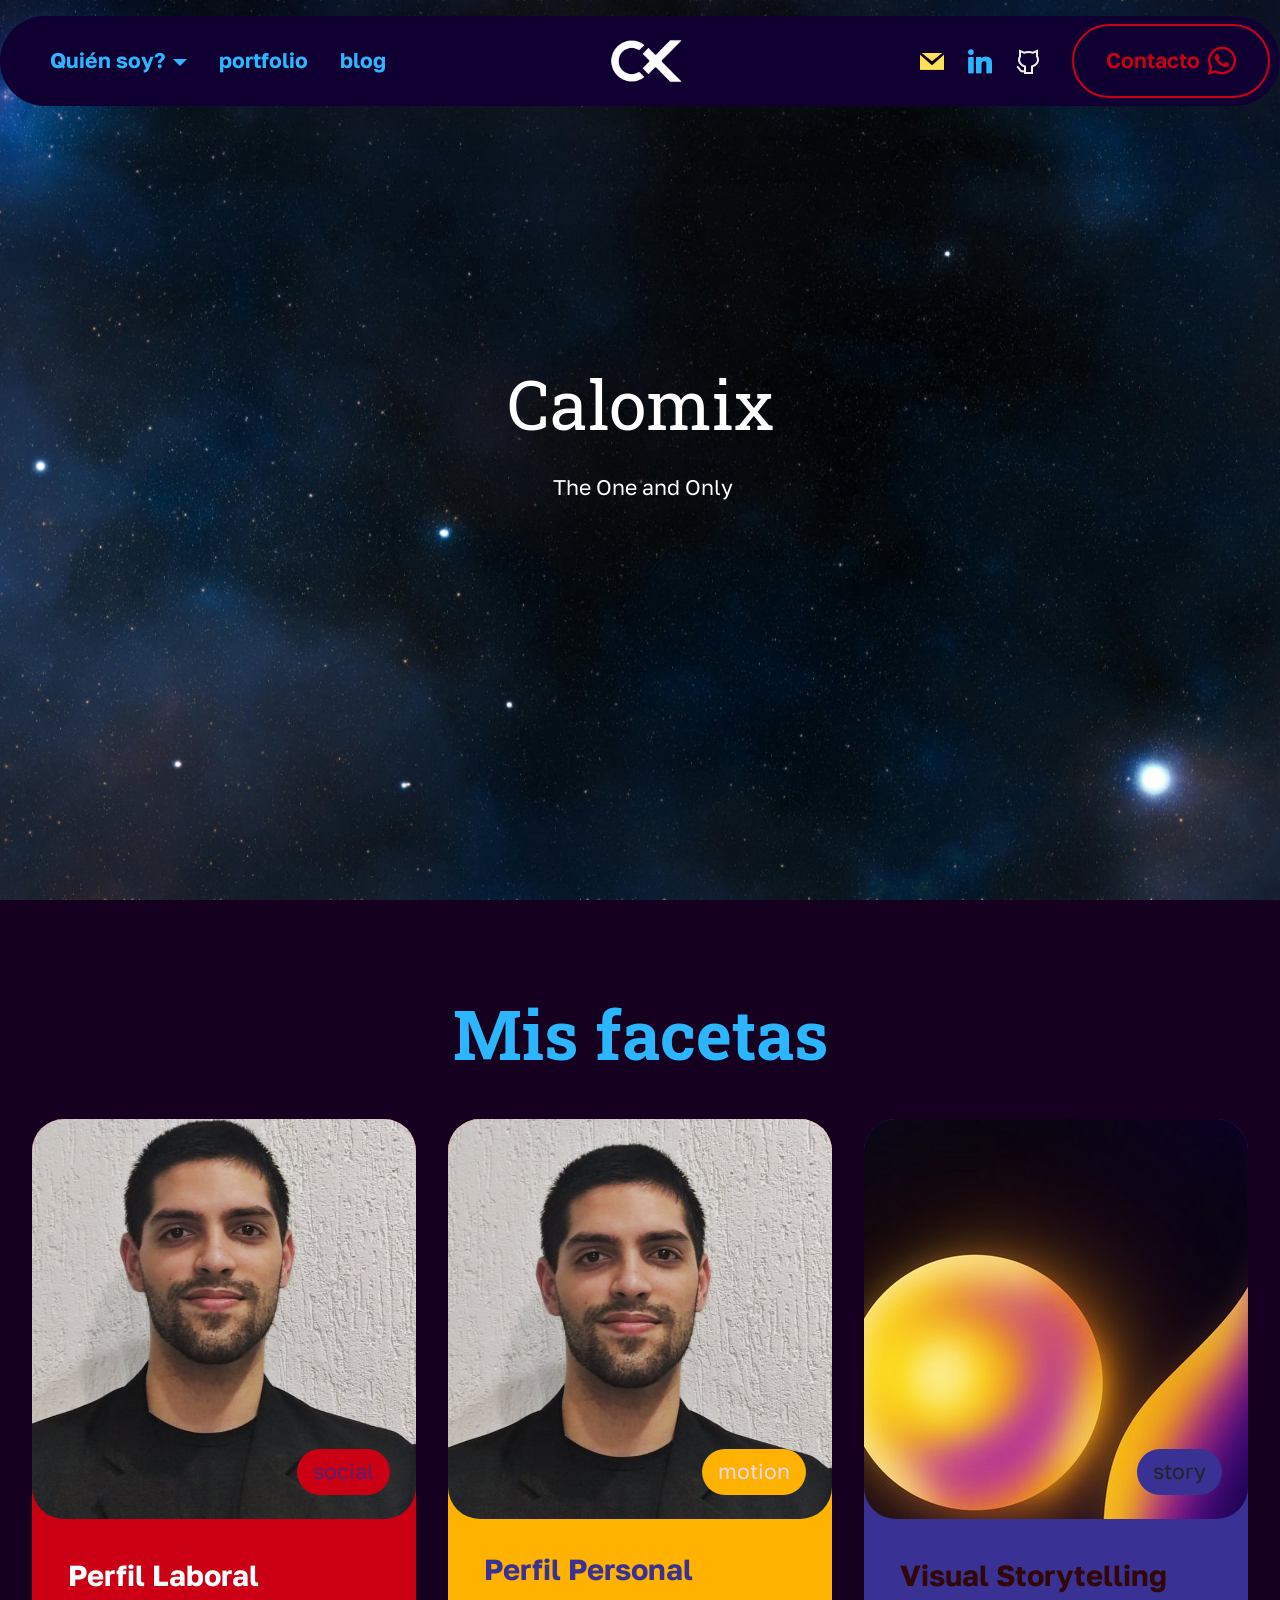
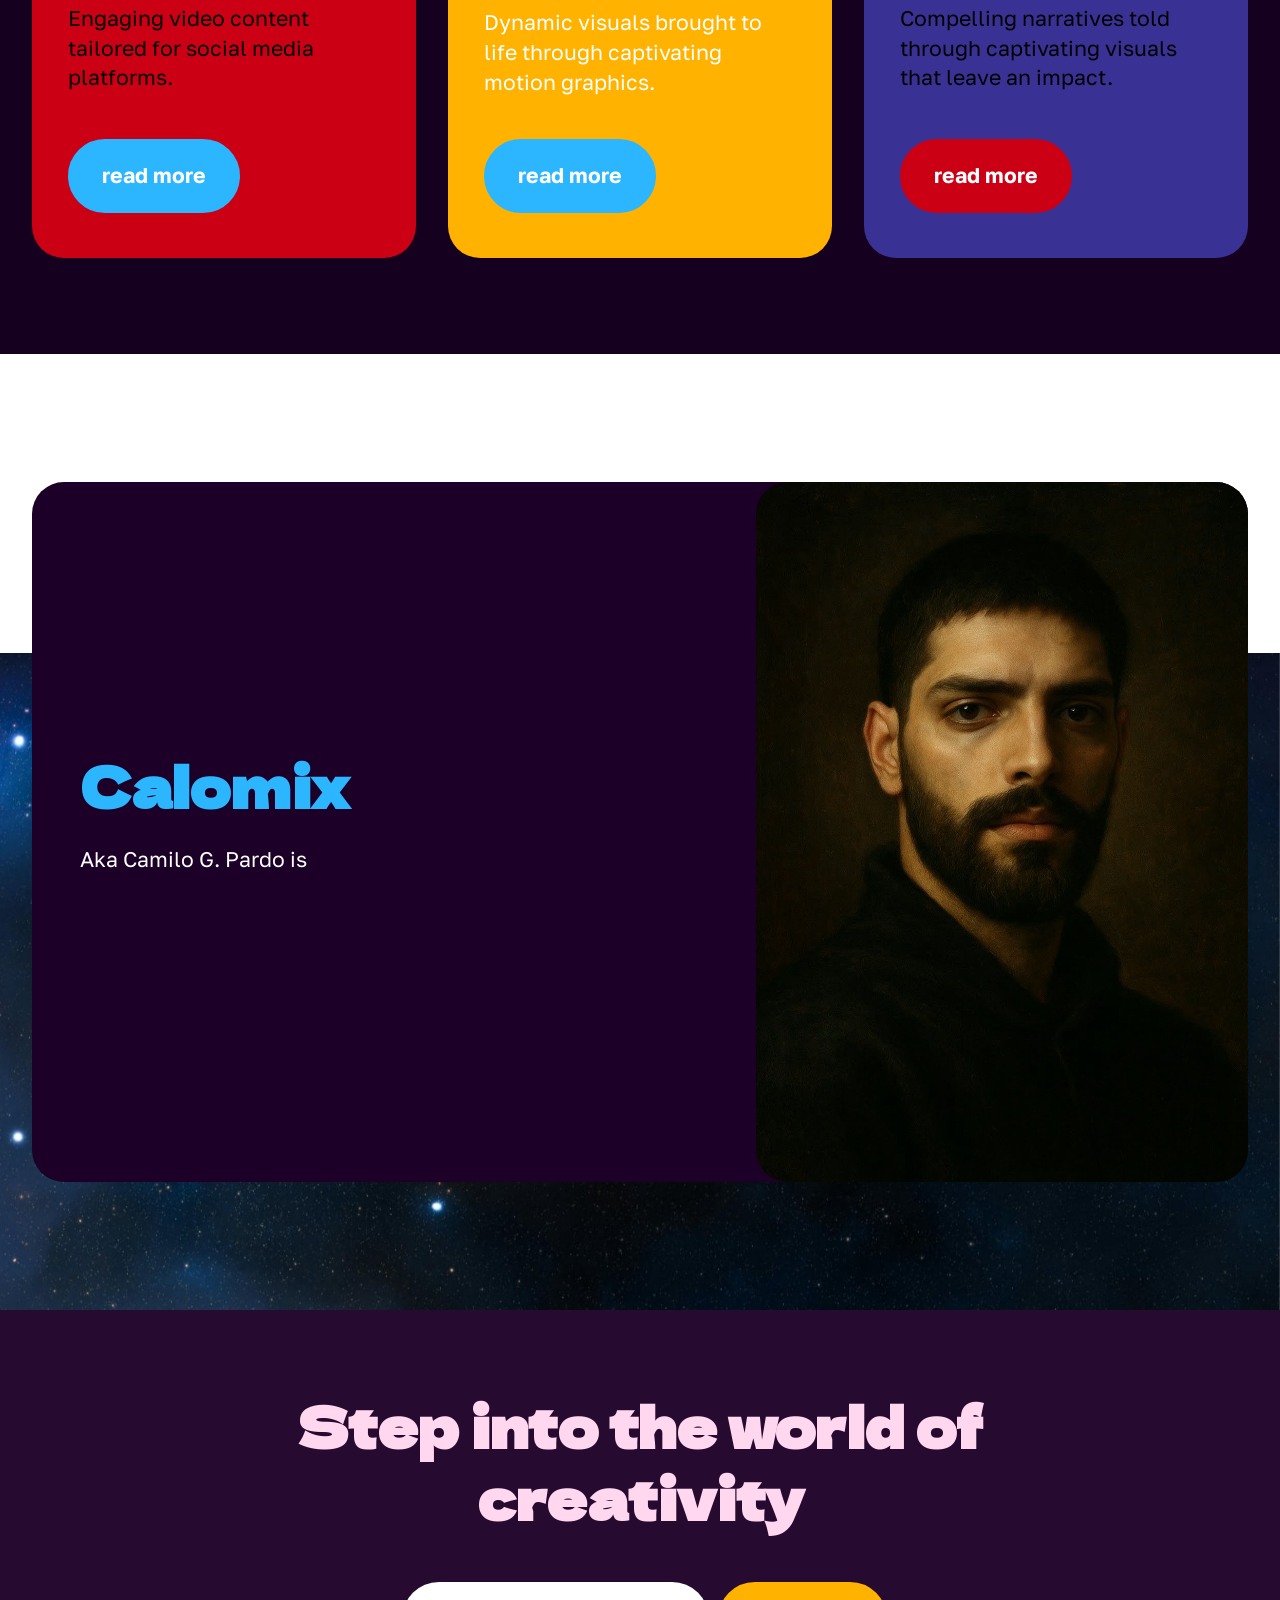
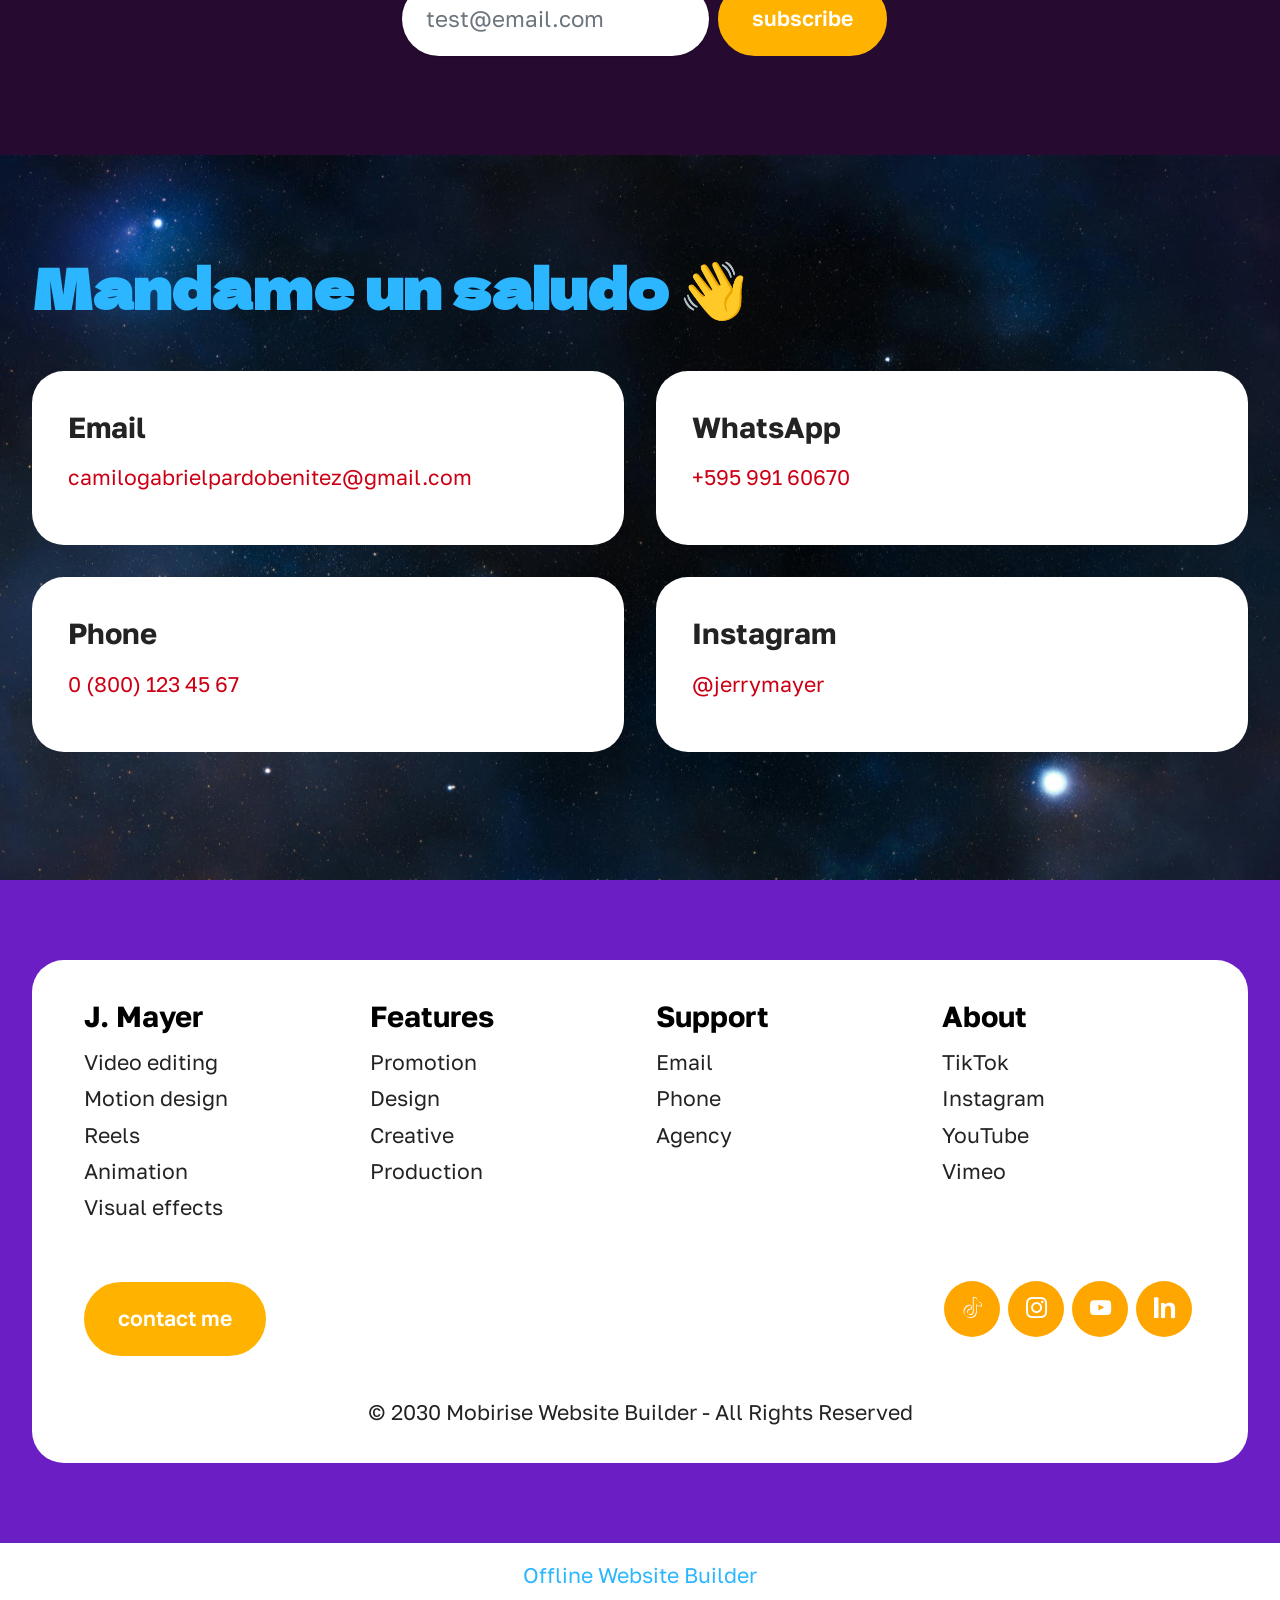
<file: index.html>
<!DOCTYPE html>
<html  >
<head>
  <!-- Site made with Mobirise Website Builder v6.1.12, https://mobirise.com -->
  <meta charset="UTF-8">
  <meta http-equiv="X-UA-Compatible" content="IE=edge">
  <meta name="generator" content="Mobirise v6.1.12, mobirise.com">
  <meta name="viewport" content="width=device-width, initial-scale=1, minimum-scale=1">
  <link rel="shortcut icon" href="assets/images/untitled20-20260320184708-128x115.png" type="image/x-icon">
  <meta name="description" content="Camilo G. Pardo, estudiante de Ingeniería Informática">
  
  
  <title>Calomix</title>
  <link rel="stylesheet" href="assets/web/assets/mobirise-icons2/mobirise2.css">
  <link rel="stylesheet" href="assets/bootstrap/css/bootstrap.min.css">
  <link rel="stylesheet" href="assets/parallax/jarallax.css">
  <link rel="stylesheet" href="assets/dropdown/css/style.css">
  <link rel="stylesheet" href="assets/socicon/css/styles.css">
  <link rel="stylesheet" href="assets/theme/css/style.css">
  <link rel="preload" href="https://fonts.googleapis.com/css?family=Roboto+Slab:100,200,300,400,500,600,700,800,900&display=swap" as="style" onload="this.onload=null;this.rel='stylesheet'">
  <noscript><link rel="stylesheet" href="https://fonts.googleapis.com/css?family=Roboto+Slab:100,200,300,400,500,600,700,800,900&display=swap"></noscript>
  <link rel="preload" href="https://fonts.googleapis.com/css?family=Dela+Gothic+One:400&display=swap" as="style" onload="this.onload=null;this.rel='stylesheet'">
  <noscript><link rel="stylesheet" href="https://fonts.googleapis.com/css?family=Dela+Gothic+One:400&display=swap"></noscript>
  <link rel="preload" href="https://fonts.googleapis.com/css?family=Golos+Text:400,500,600,700,800,900&display=swap" as="style" onload="this.onload=null;this.rel='stylesheet'">
  <noscript><link rel="stylesheet" href="https://fonts.googleapis.com/css?family=Golos+Text:400,500,600,700,800,900&display=swap"></noscript>
  <link rel="preload" as="style" href="assets/mobirise/css/mbr-additional.css?v=aCuf0m"><link rel="stylesheet" href="assets/mobirise/css/mbr-additional.css?v=aCuf0m" type="text/css">

  
  
  
</head>
<body>
  
  <section data-bs-version="5.1" class="menu menu3 cid-tHeG7yune1" once="menu" id="menu03-2">
	

	<nav class="navbar navbar-dropdown navbar-expand-lg">
		<div class="container">
			<div class="navbar-brand">
				<span class="navbar-logo">
					<a href="#">
						<img src="assets/images/untitled20-20260320184708-128x115.png" alt="Mobirise Website Builder" style="height: 5rem;">
					</a>
				</span>
				
			</div>
			<button class="navbar-toggler" type="button" data-toggle="collapse" data-bs-toggle="collapse" data-target="#navbarSupportedContent" data-bs-target="#navbarSupportedContent" aria-controls="navbarNavAltMarkup" aria-expanded="false" aria-label="Toggle navigation">
				<div class="hamburger">
					<span></span>
					<span></span>
					<span></span>
					<span></span>
				</div>
			</button>
			<div class="collapse navbar-collapse" id="navbarSupportedContent">
				<ul class="navbar-nav nav-dropdown" data-app-modern-menu="true"><li class="nav-item dropdown">
						<a class="nav-link link show text-primary dropdown-toggle display-4" href="index.html#features01-0" aria-expanded="false" data-toggle="dropdown-submenu" data-bs-toggle="dropdown" data-bs-auto-close="outside"><strong>Quién soy?</strong></a><div class="dropdown-menu" data-bs-popper="none" aria-labelledby="dropdown-753"><a class="show text-primary dropdown-item display-4" href="index.html#features01-0">New Item</a></div>
					</li><li class="nav-item">
						<a class="nav-link link text-primary display-4" href="index.html#gallery01-2"><strong>portfolio</strong></a>
					</li>
					
					<li class="nav-item">
						<a class="nav-link link text-primary display-4" href="index.html#features03-6"><strong>blog</strong></a>
					</li></ul>
				<div class="icons-menu">
					<a class="iconfont-wrapper" href="mailto:camilogabrielpardobenitez@gmail.com?subject=Hey%20Calomix!">
						<span class="p-2 mbr-iconfont socicon-mail socicon" style="color: rgb(255, 225, 85); fill: rgb(255, 225, 85);"></span>
					</a>
					<a class="iconfont-wrapper" href="https://www.linkedin.com/in/camilogpardob/" target="_blank">
						<span class="p-2 mbr-iconfont socicon-linkedin socicon" style="color: rgb(43, 182, 255); fill: rgb(43, 182, 255);"></span>
					</a>
					<a class="iconfont-wrapper" href="https://github.com/Calomix">
						<span class="p-2 mbr-iconfont mobi-mbri-github mobi-mbri" style="color: rgb(237, 239, 235); fill: rgb(237, 239, 235);"></span>
					</a>
					
				</div>
				<div class="navbar-buttons mbr-section-btn"><a class="btn btn-success-outline display-4" href="https://wa.me/595991650670"><span class="socicon socicon-whatsapp mbr-iconfont mbr-iconfont-btn"></span>Contacto</a></div>
			</div>
		</div>
	</nav>
</section>

<section data-bs-version="5.1" class="header09 startm5 cid-verWIFAzpU mbr-fullscreen mbr-parallax-background" id="header09-2">	
    
	
	
	<div class="container-fluid">
		<div class="row">
			<div class="content-wrap col-12 col-md-8">
				<h1 class="mbr-section-title mbr-fonts-style mbr-white mb-4 display-1">Calomix</h1>
				
				<p class="mbr-fonts-style mbr-text mbr-white mb-4 display-7">&nbsp;The One and Only</p>
				
			</div>
		</div>
	</div>
</section>

<section data-bs-version="5.1" class="features1 cid-tIsi3HZcCy" id="features01-0">
  

  
  
  <div class="container-fluid">
    <div class="row justify-content-center mb-5">
      <div class="col-12">
        <h3 class="mbr-section-title mbr-fonts-style align-center mb-0 display-1"><strong>Mis facetas</strong></h3>
        
      </div>
    </div>
    <div class="row justify-content-center">
      <div class="col-sm-6 col-md-12 mb-3 mb-lg-0 col-lg-4">
        <div class="card-wrap card1">
          <div class="image-wrap">
            <img src="assets/images/picsart-24-11-27-09-34-17-298-1080x1080.webp" alt="Mobirise Website Builder">
            <div class="social-row display-7">
              <div class="soc-item tag1">
                <span class="tag1 mbr-fonts-style display-7">
                  social</span>
              </div>
            </div>
          </div>
          <div class="content-wrap">
            <h5 class="mbr-card-title card-title1 mbr-fonts-style align-left mb-2 display-5"><strong>Perfil Laboral</strong></h5>
            
            <p class="card-text1 mbr-fonts-style align-left mb-3 display-7">
              Engaging video content tailored for social media platforms.
            </p>
            <div class="mbr-section-btn align-left content-footer"><a class="btn article-btn btn-info display-7" href="https://mobiri.se"><strong>read more</strong></a></div>
          </div>
        </div>
      </div>

      <div class="col-sm-6 col-md-12 mb-3 mb-lg-0 col-lg-4">
        <div class="card-wrap card2">
          <div class="image-wrap">
            <img src="assets/images/picsart-24-11-27-09-34-17-297-1080x1080.webp" alt="Mobirise Website Builder">
            <div class="social-row display-7">
              <div class="soc-item tag2">
                <span class="tag2 mbr-fonts-style display-7">
                  motion</span>
              </div>
            </div>
          </div>
          <div class="content-wrap">
            <h5 class="mbr-card-title card-title2 mbr-fonts-style align-left mb-2 display-5"><p><strong>Perfil Personal</strong>&nbsp;&nbsp;&nbsp;&nbsp;</p></h5>
            
            <p class="card-text2 mbr-fonts-style align-left mb-3 display-7">
              Dynamic visuals brought to life through captivating motion graphics.<br>
            </p>
            <div class="mbr-section-btn btn-section align-left content-footer"><a class="btn article-btn btn-primary display-7" href="https://mobiri.se"><strong>read more</strong></a></div>
          </div>
        </div>
      </div>
      <div class="col-sm-6 col-md-12 mb-3 mb-lg-0 col-lg-4">
        <div class="card-wrap card3">
          <div class="image-wrap">
            <img src="assets/images/gallery6.webp" alt="Mobirise Website Builder">
            <div class="social-row display-7">
              <div class="soc-item tag3">
                <span class="tag3 mbr-fonts-style display-7">
                  story</span>
              </div>
            </div>
          </div>
          <div class="content-wrap">
            <h5 class="mbr-card-title card-title3 mbr-fonts-style align-left mb-2 display-5"><strong>Visual Storytelling</strong></h5>
            
            <p class="card-text3 mbr-fonts-style align-left mb-3 display-7">
              Compelling narratives told through captivating visuals that leave an impact.
            </p>
            <div class="mbr-section-btn btn-section align-left content-footer"><a class="btn article-btn btn-success display-7" href="page1.html#footer01-4"><strong>read more</strong></a></div>
          </div>
        </div>
      </div>

      
    </div>
  </div>
</section>

<section data-bs-version="5.1" class="article05 cid-tIsj2q7oBw mbr-parallax-background" id="article05-1">
  

  
  

  <div class="container">
    <div class="row justify-content-center align-items-center">
      <div class="col-12">
        <div class="card-wrapper">
          <div class="row">
            <div class="col-12 col-md-12 col-lg-5 image-wrapper">
              <img class="w-100" src="assets/images/chatgpt20image20jul2042020252003-31-4320pm-1024x1536.webp" alt="Mobirise Website Builder">
            </div>
            <div class="col-12 col-lg col-md-12">
              <div class="text-wrapper align-left">
                <h1 class="mbr-section-title mbr-fonts-style mb-4 display-2"><p><strong>Calomix</strong></p></h1>
                <p class="mbr-text mbr-fonts-style mb-4 display-7">
                  Aka Camilo G. Pardo is&nbsp;<br>
                </p>
                
              </div>
            </div>
          </div>
        </div>
      </div>
    </div>
  </div>
</section>

<section data-bs-version="5.1" class="form1 cid-tIsokmLLOC" id="form01-7">
	

	

	<div class="container">
		<div class="row content-wrapper justify-content-center">
			<div class="col-lg-7 mbr-form">
				<div class="col-lg-12 col-md-12 col-sm-12">
					<h5 class="mbr-section-title mbr-fonts-style mb-5 display-2">
						<strong>Step into the world of creativity</strong>
					</h5>
				</div>

				<div class="text-wrapper align-left" data-form-type="formoid">
					<!--Formbuilder Form-->
					<form action="https://mobirise.eu/" method="POST" class="mbr-form form-with-styler" data-form-title="Form Name"><input type="hidden" name="email" data-form-email="true" value="fGhKPj8Gm2nTxkB5s06/NlZSoxeHLqgHpeg5PXCluQ27diw9Mo3aBx7GJjqATUYmfSYCLHZXtO1iTkuksAOZ/zZ1a1su+w5/dXqNii+5J6vt3WJPvW/t62IUk8Mr7AtB">
						<div class="row">
							<div hidden="hidden" data-form-alert="" class="alert alert-success col-12">Thanks for filling out the form!</div>
							<div hidden="hidden" data-form-alert-danger="" class="alert alert-danger col-12">
								Oops...! some problem!
							</div>
						</div>
						<div class="dragArea row">
							<div data-for="email" class="col-lg-6 col-md-6 col-sm-12 form-group">
								<input type="email" name="email" placeholder="test@email.com" data-form-field="email" class="form-control display-7" value="" id="email-form01-7">
							</div>
							<div class="col-auto mbr-section-btn"><button type="submit" class="w-100 w-100 w-100 w-100 w-100 w-100 btn btn-secondary display-7">subscribe</button></div>
						</div>
					</form>
					<!--Formbuilder Form-->
				</div>
			</div>
		</div>
	</div>
</section>

<section data-bs-version="5.1" class="contacts01 cid-tIsl0U2P9c" id="contacts01-5">
    

    
    
    <div class="container">
        <div class="mbr-section-head mb-5">
            <h3 class="mbr-section-title mbr-fonts-style align-center mb-0 display-2"><strong>Mandame un saludo 👋</strong></h3>
            
        </div>
        <div class="row">
            
            
            <div class="item features-without-image col-12 col-md-6 active">
                <div class="item-wrapper">
                    <div class="text-wrapper">
                        <h6 class="card-title mbr-fonts-style mb-3 display-5">
                            <strong>Email</strong>
                        </h6>
                        <p class="mbr-text mbr-fonts-style display-7"><a href="mailto:camilogabrielpardobenitez@gmail.com?subject=Hey%20Calomix!" class="text-success">camilogabrielpardobenitez@gmail.com</a><br></p>
                    </div>
                </div>
            </div><div class="item features-without-image col-12 col-md-6">
                <div class="item-wrapper">
                    <div class="text-wrapper">
                        <h6 class="card-title mbr-fonts-style mb-3 display-5"><strong>WhatsApp</strong></h6>
                        <p class="mbr-text mbr-fonts-style display-7"><a href="https://wa.me/59599160670" class="text-success">+595 991 60670</a></p>
                    </div>
                </div>
            </div><div class="item features-without-image col-12 col-md-6">
                <div class="item-wrapper">
                    <div class="text-wrapper">
                        <h6 class="card-title mbr-fonts-style mb-3 display-5">
                            <strong>Phone</strong>
                        </h6>
                        <p class="mbr-text mbr-fonts-style display-7">
                            <a href="tel:0(800)1234567" class="text-success text-primary">0 (800) 123 45 67</a>
                        </p>
                    </div>
                </div>
            </div>
            <div class="item features-without-image col-12 col-md-6">
                <div class="item-wrapper">
                    <div class="text-wrapper">
                        <h6 class="card-title mbr-fonts-style mb-3 display-5">
                            <strong>Instagram</strong></h6>
                        <p class="mbr-text mbr-fonts-style display-7"><a href="https://www.instagram.com/jerrymayer/" class="text-success">@jerrymayer</a></p>
                    </div>
                </div>
            </div>
        </div>
    </div>
</section>

<section data-bs-version="5.1" class="footer1 cid-tHfEgJYxcL" once="footers" id="footer01-q">
	

	
	
	<div class="container">
		<div class="row mbr-white">
			<div class="col-12 col-md-6 col-lg-3">
				<h5 class="mbr-section-subtitle mbr-fonts-style mb-2 display-5">
					<strong>J. Mayer</strong></h5>
				<ul class="list mbr-fonts-style display-7">
					<li class="mbr-text item-wrap">Video editing
</li><li class="mbr-text item-wrap">Motion design
</li><li class="mbr-text item-wrap">Reels</li><li class="mbr-text item-wrap">Animation</li><li class="mbr-text item-wrap">Visual effects</li>
				</ul>
			</div>
			<div class="col-12 col-md-6 col-lg-3">
				<h5 class="mbr-section-subtitle mbr-fonts-style mb-2 display-5">
					<strong>Features</strong>
				</h5>
				<ul class="list mbr-fonts-style display-7">
					<li class="mbr-text item-wrap">Promotion</li>
					<li class="mbr-text item-wrap">Design</li>
					<li class="mbr-text item-wrap">Creative</li>
					<li class="mbr-text item-wrap">Production</li>
				</ul>
			</div>
			<div class="col-12 col-md-6 col-lg-3">
				<h5 class="mbr-section-subtitle mbr-fonts-style mb-2 display-5">
					<strong>Support</strong>
				</h5>
				<ul class="list mbr-fonts-style display-7">
					<li class="mbr-text item-wrap">Email</li>
					<li class="mbr-text item-wrap">Phone</li>
					<li class="mbr-text item-wrap">Agency</li>
				</ul>
			</div>
			<div class="col-12 col-md-6 col-lg-3">
				<h5 class="mbr-section-subtitle mbr-fonts-style mb-2 display-5">
					<strong>About</strong>
				</h5>
				<ul class="list mbr-fonts-style display-7">
					<li class="mbr-text item-wrap">TikTok</li><li class="mbr-text item-wrap">Instagram</li><li class="mbr-text item-wrap">YouTube</li><li class="mbr-text item-wrap">Vimeo</li>
				</ul>
			</div>
			<div class="col-12 mt-5 footer-col">
				<div class="mbr-section-btn align-left"><a class="btn btn-secondary display-4" href="index.html#contacts01-5">contact me</a></div>

				<div class="social-row mt-2 display-7">
					<div class="soc-item">
						<a href="#" target="_blank">
							<span class="mbr-iconfont socicon-tiktok socicon"></span>
						</a>
					</div>
					<div class="soc-item">
						<a href="#">
							<span class="mbr-iconfont socicon-instagram socicon"></span>
						</a>
					</div>
					<div class="soc-item">
						<a href="#">
							<span class="mbr-iconfont socicon-youtube socicon"></span>
						</a>
					</div>
					<div class="soc-item">
						<a href="#">
							<span class="mbr-iconfont socicon-logmein socicon"></span>
						</a>
					</div>
				</div>
			</div>
			<div class="col-12 mt-4">
				<p class="mbr-text mb-0 mbr-fonts-style copyright align-center display-4">
					© 2030 Mobirise Website Builder - All Rights Reserved
				</p>
			</div>
		</div>
	</div>
</section><section class="display-7" style="padding: 0;align-items: center;justify-content: center;flex-wrap: wrap;    align-content: center;display: flex;position: relative;height: 4rem;"><a href="https://mobiri.se/" style="flex: 1 1;height: 4rem;position: absolute;width: 100%;z-index: 1;"><img alt="" style="height: 4rem;" src="[data-uri]"></a><p style="margin: 0;text-align: center;" class="display-7">&#8204;</p><a style="z-index:1" href="https://mobirise.com/offline-website-builder.html">Offline Website Builder</a></section><script src="assets/bootstrap/js/bootstrap.bundle.min.js"></script>  <script src="assets/parallax/jarallax.js"></script>  <script src="assets/smoothscroll/smooth-scroll.js"></script>  <script src="assets/ytplayer/index.js"></script>  <script src="assets/dropdown/js/navbar-dropdown.js"></script>  <script src="assets/theme/js/script.js"></script>  <script src="assets/formoid/formoid.min.js"></script>  
  
  
</body>
</html>
</file>
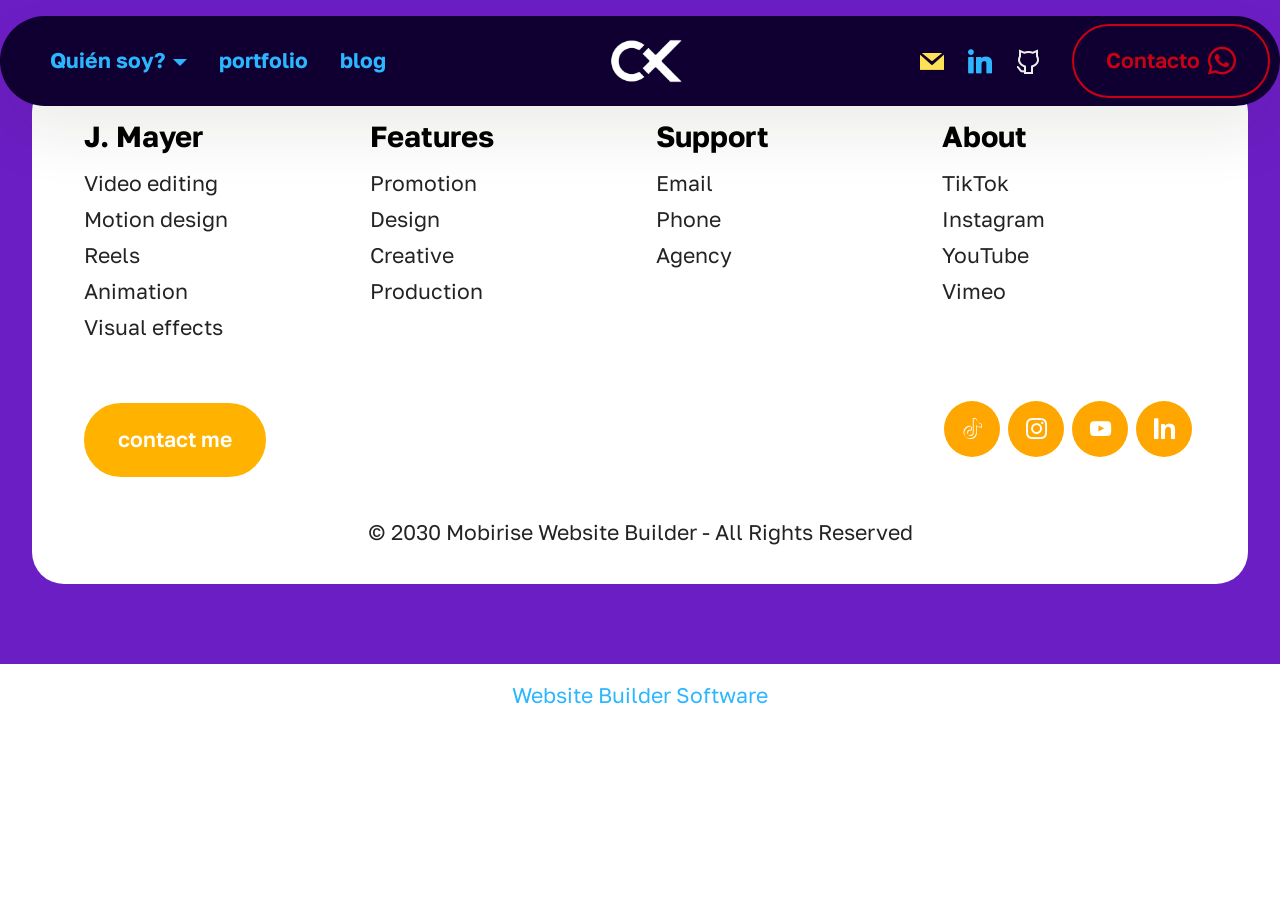
<file: page1.html>
<!DOCTYPE html>
<html  >
<head>
  <!-- Site made with Mobirise Website Builder v6.1.12, https://mobirise.com -->
  <meta charset="UTF-8">
  <meta http-equiv="X-UA-Compatible" content="IE=edge">
  <meta name="generator" content="Mobirise v6.1.12, mobirise.com">
  <meta name="viewport" content="width=device-width, initial-scale=1, minimum-scale=1">
  <link rel="shortcut icon" href="assets/images/untitled20-20260320184708-128x115.png" type="image/x-icon">
  <meta name="description" content="">
  
  
  <title>Laboral</title>
  <link rel="stylesheet" href="assets/web/assets/mobirise-icons2/mobirise2.css">
  <link rel="stylesheet" href="assets/bootstrap/css/bootstrap.min.css">
  <link rel="stylesheet" href="assets/dropdown/css/style.css">
  <link rel="stylesheet" href="assets/socicon/css/styles.css">
  <link rel="stylesheet" href="assets/theme/css/style.css">
  <link rel="preload" href="https://fonts.googleapis.com/css?family=Roboto+Slab:100,200,300,400,500,600,700,800,900&display=swap" as="style" onload="this.onload=null;this.rel='stylesheet'">
  <noscript><link rel="stylesheet" href="https://fonts.googleapis.com/css?family=Roboto+Slab:100,200,300,400,500,600,700,800,900&display=swap"></noscript>
  <link rel="preload" href="https://fonts.googleapis.com/css?family=Dela+Gothic+One:400&display=swap" as="style" onload="this.onload=null;this.rel='stylesheet'">
  <noscript><link rel="stylesheet" href="https://fonts.googleapis.com/css?family=Dela+Gothic+One:400&display=swap"></noscript>
  <link rel="preload" href="https://fonts.googleapis.com/css?family=Golos+Text:400,500,600,700,800,900&display=swap" as="style" onload="this.onload=null;this.rel='stylesheet'">
  <noscript><link rel="stylesheet" href="https://fonts.googleapis.com/css?family=Golos+Text:400,500,600,700,800,900&display=swap"></noscript>
  <link rel="preload" as="style" href="assets/mobirise/css/mbr-additional.css?v=F32kRT"><link rel="stylesheet" href="assets/mobirise/css/mbr-additional.css?v=F32kRT" type="text/css">

  
  
  
</head>
<body>
  
  <section data-bs-version="5.1" class="menu menu3 cid-tHeG7yune1" once="menu" id="menu03-3">
	

	<nav class="navbar navbar-dropdown navbar-expand-lg">
		<div class="container">
			<div class="navbar-brand">
				<span class="navbar-logo">
					<a href="#">
						<img src="assets/images/untitled20-20260320184708-128x115.png" alt="Mobirise Website Builder" style="height: 5rem;">
					</a>
				</span>
				
			</div>
			<button class="navbar-toggler" type="button" data-toggle="collapse" data-bs-toggle="collapse" data-target="#navbarSupportedContent" data-bs-target="#navbarSupportedContent" aria-controls="navbarNavAltMarkup" aria-expanded="false" aria-label="Toggle navigation">
				<div class="hamburger">
					<span></span>
					<span></span>
					<span></span>
					<span></span>
				</div>
			</button>
			<div class="collapse navbar-collapse" id="navbarSupportedContent">
				<ul class="navbar-nav nav-dropdown" data-app-modern-menu="true"><li class="nav-item dropdown">
						<a class="nav-link link show text-primary dropdown-toggle display-4" href="index.html#features01-0" aria-expanded="false" data-toggle="dropdown-submenu" data-bs-toggle="dropdown" data-bs-auto-close="outside"><strong>Quién soy?</strong></a><div class="dropdown-menu" data-bs-popper="none" aria-labelledby="dropdown-753"><a class="show text-primary dropdown-item display-4" href="index.html#features01-0">New Item</a></div>
					</li><li class="nav-item">
						<a class="nav-link link text-primary display-4" href="index.html#gallery01-2"><strong>portfolio</strong></a>
					</li>
					
					<li class="nav-item">
						<a class="nav-link link text-primary display-4" href="index.html#features03-6"><strong>blog</strong></a>
					</li></ul>
				<div class="icons-menu">
					<a class="iconfont-wrapper" href="mailto:camilogabrielpardobenitez@gmail.com?subject=Hey%20Calomix!">
						<span class="p-2 mbr-iconfont socicon-mail socicon" style="color: rgb(255, 225, 85); fill: rgb(255, 225, 85);"></span>
					</a>
					<a class="iconfont-wrapper" href="https://www.linkedin.com/in/camilogpardob/" target="_blank">
						<span class="p-2 mbr-iconfont socicon-linkedin socicon" style="color: rgb(43, 182, 255); fill: rgb(43, 182, 255);"></span>
					</a>
					<a class="iconfont-wrapper" href="https://github.com/Calomix">
						<span class="p-2 mbr-iconfont mobi-mbri-github mobi-mbri" style="color: rgb(237, 239, 235); fill: rgb(237, 239, 235);"></span>
					</a>
					
				</div>
				<div class="navbar-buttons mbr-section-btn"><a class="btn btn-success-outline display-4" href="https://wa.me/595991650670"><span class="socicon socicon-whatsapp mbr-iconfont mbr-iconfont-btn"></span>Contacto</a></div>
			</div>
		</div>
	</nav>
</section>

<section data-bs-version="5.1" class="footer1 cid-tHfEgJYxcL" once="footers" id="footer01-4">
	

	
	
	<div class="container">
		<div class="row mbr-white">
			<div class="col-12 col-md-6 col-lg-3">
				<h5 class="mbr-section-subtitle mbr-fonts-style mb-2 display-5">
					<strong>J. Mayer</strong></h5>
				<ul class="list mbr-fonts-style display-7">
					<li class="mbr-text item-wrap">Video editing
</li><li class="mbr-text item-wrap">Motion design
</li><li class="mbr-text item-wrap">Reels</li><li class="mbr-text item-wrap">Animation</li><li class="mbr-text item-wrap">Visual effects</li>
				</ul>
			</div>
			<div class="col-12 col-md-6 col-lg-3">
				<h5 class="mbr-section-subtitle mbr-fonts-style mb-2 display-5">
					<strong>Features</strong>
				</h5>
				<ul class="list mbr-fonts-style display-7">
					<li class="mbr-text item-wrap">Promotion</li>
					<li class="mbr-text item-wrap">Design</li>
					<li class="mbr-text item-wrap">Creative</li>
					<li class="mbr-text item-wrap">Production</li>
				</ul>
			</div>
			<div class="col-12 col-md-6 col-lg-3">
				<h5 class="mbr-section-subtitle mbr-fonts-style mb-2 display-5">
					<strong>Support</strong>
				</h5>
				<ul class="list mbr-fonts-style display-7">
					<li class="mbr-text item-wrap">Email</li>
					<li class="mbr-text item-wrap">Phone</li>
					<li class="mbr-text item-wrap">Agency</li>
				</ul>
			</div>
			<div class="col-12 col-md-6 col-lg-3">
				<h5 class="mbr-section-subtitle mbr-fonts-style mb-2 display-5">
					<strong>About</strong>
				</h5>
				<ul class="list mbr-fonts-style display-7">
					<li class="mbr-text item-wrap">TikTok</li><li class="mbr-text item-wrap">Instagram</li><li class="mbr-text item-wrap">YouTube</li><li class="mbr-text item-wrap">Vimeo</li>
				</ul>
			</div>
			<div class="col-12 mt-5 footer-col">
				<div class="mbr-section-btn align-left"><a class="btn btn-secondary display-4" href="index.html#contacts01-5">contact me</a></div>

				<div class="social-row mt-2 display-7">
					<div class="soc-item">
						<a href="#" target="_blank">
							<span class="mbr-iconfont socicon-tiktok socicon"></span>
						</a>
					</div>
					<div class="soc-item">
						<a href="#">
							<span class="mbr-iconfont socicon-instagram socicon"></span>
						</a>
					</div>
					<div class="soc-item">
						<a href="#">
							<span class="mbr-iconfont socicon-youtube socicon"></span>
						</a>
					</div>
					<div class="soc-item">
						<a href="#">
							<span class="mbr-iconfont socicon-logmein socicon"></span>
						</a>
					</div>
				</div>
			</div>
			<div class="col-12 mt-4">
				<p class="mbr-text mb-0 mbr-fonts-style copyright align-center display-4">
					© 2030 Mobirise Website Builder - All Rights Reserved
				</p>
			</div>
		</div>
	</div>
</section><section class="display-7" style="padding: 0;align-items: center;justify-content: center;flex-wrap: wrap;    align-content: center;display: flex;position: relative;height: 4rem;"><a href="https://mobiri.se/" style="flex: 1 1;height: 4rem;position: absolute;width: 100%;z-index: 1;"><img alt="" style="height: 4rem;" src="[data-uri]"></a><p style="margin: 0;text-align: center;" class="display-7">&#8204;</p><a style="z-index:1" href="https://mobirise.com"> Website Builder Software</a></section><script src="assets/bootstrap/js/bootstrap.bundle.min.js"></script>  <script src="assets/smoothscroll/smooth-scroll.js"></script>  <script src="assets/ytplayer/index.js"></script>  <script src="assets/dropdown/js/navbar-dropdown.js"></script>  <script src="assets/theme/js/script.js"></script>  
  
  
</body>
</html>
</file>
<file: assets/web/assets/mobirise-icons2/mobirise2.css>
@font-face {
  font-family: 'Moririse2';
  font-display: swap;
  src:  url('mobirise2.eot?f2bix4');
  src:  url('mobirise2.eot?f2bix4#iefix') format('embedded-opentype'),
    url('mobirise2.woff2?f2bix4') format('woff2'),
    url('mobirise2.woff?f2bix4') format('woff'),
    url('mobirise2.ttf?f2bix4') format('truetype'),
    url('mobirise2.svg?f2bix4#mobirise2') format('svg');
  font-weight: normal;
  font-style: normal;
}

[class^="mobi-"], [class*=" mobi-"] {
  /* use !important to prevent issues with browser extensions that change fonts */
  font-family: 'Moririse2' !important;
  speak: none;
  font-style: normal;
  font-weight: normal;
  font-variant: normal;
  text-transform: none;
  line-height: 1;

  /* Better Font Rendering =========== */
  -webkit-font-smoothing: antialiased;
  -moz-osx-font-smoothing: grayscale;
}

.mobi-mbri-add-submenu:before {
  content: "\e900";
}
.mobi-mbri-alert:before {
  content: "\e901";
}
.mobi-mbri-align-center:before {
  content: "\e902";
}
.mobi-mbri-align-justify:before {
  content: "\e903";
}
.mobi-mbri-align-left:before {
  content: "\e904";
}
.mobi-mbri-align-right:before {
  content: "\e905";
}
.mobi-mbri-android:before {
  content: "\e906";
}
.mobi-mbri-apple:before {
  content: "\e907";
}
.mobi-mbri-arrow-down:before {
  content: "\e908";
}
.mobi-mbri-arrow-next:before {
  content: "\e909";
}
.mobi-mbri-arrow-prev:before {
  content: "\e90a";
}
.mobi-mbri-arrow-up:before {
  content: "\e90b";
}
.mobi-mbri-bold:before {
  content: "\e90c";
}
.mobi-mbri-bookmark:before {
  content: "\e90d";
}
.mobi-mbri-bootstrap:before {
  content: "\e90e";
}
.mobi-mbri-briefcase:before {
  content: "\e90f";
}
.mobi-mbri-browse:before {
  content: "\e910";
}
.mobi-mbri-bulleted-list:before {
  content: "\e911";
}
.mobi-mbri-calendar:before {
  content: "\e912";
}
.mobi-mbri-camera:before {
  content: "\e913";
}
.mobi-mbri-cart-add:before {
  content: "\e914";
}
.mobi-mbri-cart-full:before {
  content: "\e915";
}
.mobi-mbri-cash:before {
  content: "\e916";
}
.mobi-mbri-change-style:before {
  content: "\e917";
}
.mobi-mbri-chat:before {
  content: "\e918";
}
.mobi-mbri-clock:before {
  content: "\e919";
}
.mobi-mbri-close:before {
  content: "\e91a";
}
.mobi-mbri-cloud:before {
  content: "\e91b";
}
.mobi-mbri-code:before {
  content: "\e91c";
}
.mobi-mbri-contact-form:before {
  content: "\e91d";
}
.mobi-mbri-credit-card:before {
  content: "\e91e";
}
.mobi-mbri-cursor-click:before {
  content: "\e91f";
}
.mobi-mbri-cust-feedback:before {
  content: "\e920";
}
.mobi-mbri-database:before {
  content: "\e921";
}
.mobi-mbri-delivery:before {
  content: "\e922";
}
.mobi-mbri-desktop:before {
  content: "\e923";
}
.mobi-mbri-devices:before {
  content: "\e924";
}
.mobi-mbri-down:before {
  content: "\e925";
}
.mobi-mbri-download-2:before {
  content: "\e926";
}
.mobi-mbri-download:before {
  content: "\e927";
}
.mobi-mbri-drag-n-drop-2:before {
  content: "\e928";
}
.mobi-mbri-drag-n-drop:before {
  content: "\e929";
}
.mobi-mbri-edit-2:before {
  content: "\e92a";
}
.mobi-mbri-edit:before {
  content: "\e92b";
}
.mobi-mbri-error:before {
  content: "\e92c";
}
.mobi-mbri-extension:before {
  content: "\e92d";
}
.mobi-mbri-features:before {
  content: "\e92e";
}
.mobi-mbri-file:before {
  content: "\e92f";
}
.mobi-mbri-flag:before {
  content: "\e930";
}
.mobi-mbri-folder:before {
  content: "\e931";
}
.mobi-mbri-gift:before {
  content: "\e932";
}
.mobi-mbri-github:before {
  content: "\e933";
}
.mobi-mbri-globe-2:before {
  content: "\e934";
}
.mobi-mbri-globe:before {
  content: "\e935";
}
.mobi-mbri-growing-chart:before {
  content: "\e936";
}
.mobi-mbri-hearth:before {
  content: "\e937";
}
.mobi-mbri-help:before {
  content: "\e938";
}
.mobi-mbri-home:before {
  content: "\e939";
}
.mobi-mbri-hot-cup:before {
  content: "\e93a";
}
.mobi-mbri-idea:before {
  content: "\e93b";
}
.mobi-mbri-image-gallery:before {
  content: "\e93c";
}
.mobi-mbri-image-slider:before {
  content: "\e93d";
}
.mobi-mbri-info:before {
  content: "\e93e";
}
.mobi-mbri-italic:before {
  content: "\e93f";
}
.mobi-mbri-key:before {
  content: "\e940";
}
.mobi-mbri-laptop:before {
  content: "\e941";
}
.mobi-mbri-layers:before {
  content: "\e942";
}
.mobi-mbri-left-right:before {
  content: "\e943";
}
.mobi-mbri-left:before {
  content: "\e944";
}
.mobi-mbri-letter:before {
  content: "\e945";
}
.mobi-mbri-like:before {
  content: "\e946";
}
.mobi-mbri-link:before {
  content: "\e947";
}
.mobi-mbri-lock:before {
  content: "\e948";
}
.mobi-mbri-login:before {
  content: "\e949";
}
.mobi-mbri-logout:before {
  content: "\e94a";
}
.mobi-mbri-magic-stick:before {
  content: "\e94b";
}
.mobi-mbri-map-pin:before {
  content: "\e94c";
}
.mobi-mbri-menu:before {
  content: "\e94d";
}
.mobi-mbri-mobile-2:before {
  content: "\e94e";
}
.mobi-mbri-mobile-horizontal:before {
  content: "\e94f";
}
.mobi-mbri-mobile:before {
  content: "\e950";
}
.mobi-mbri-mobirise:before {
  content: "\e951";
}
.mobi-mbri-more-horizontal:before {
  content: "\e952";
}
.mobi-mbri-more-vertical:before {
  content: "\e953";
}
.mobi-mbri-music:before {
  content: "\e954";
}
.mobi-mbri-new-file:before {
  content: "\e955";
}
.mobi-mbri-numbered-list:before {
  content: "\e956";
}
.mobi-mbri-opened-folder:before {
  content: "\e957";
}
.mobi-mbri-pages:before {
  content: "\e958";
}
.mobi-mbri-paper-plane:before {
  content: "\e959";
}
.mobi-mbri-paperclip:before {
  content: "\e95a";
}
.mobi-mbri-phone:before {
  content: "\e95b";
}
.mobi-mbri-photo:before {
  content: "\e95c";
}
.mobi-mbri-photos:before {
  content: "\e95d";
}
.mobi-mbri-pin:before {
  content: "\e95e";
}
.mobi-mbri-play:before {
  content: "\e95f";
}
.mobi-mbri-plus:before {
  content: "\e960";
}
.mobi-mbri-preview:before {
  content: "\e961";
}
.mobi-mbri-print:before {
  content: "\e962";
}
.mobi-mbri-protect:before {
  content: "\e963";
}
.mobi-mbri-question:before {
  content: "\e964";
}
.mobi-mbri-quote-left:before {
  content: "\e965";
}
.mobi-mbri-quote-right:before {
  content: "\e966";
}
.mobi-mbri-redo:before {
  content: "\e967";
}
.mobi-mbri-refresh:before {
  content: "\e968";
}
.mobi-mbri-responsive-2:before {
  content: "\e969";
}
.mobi-mbri-responsive:before {
  content: "\e96a";
}
.mobi-mbri-right:before {
  content: "\e96b";
}
.mobi-mbri-rocket:before {
  content: "\e96c";
}
.mobi-mbri-sad-face:before {
  content: "\e96d";
}
.mobi-mbri-sale:before {
  content: "\e96e";
}
.mobi-mbri-save:before {
  content: "\e96f";
}
.mobi-mbri-search:before {
  content: "\e970";
}
.mobi-mbri-setting-2:before {
  content: "\e971";
}
.mobi-mbri-setting-3:before {
  content: "\e972";
}
.mobi-mbri-setting:before {
  content: "\e973";
}
.mobi-mbri-share:before {
  content: "\e974";
}
.mobi-mbri-shopping-bag:before {
  content: "\e975";
}
.mobi-mbri-shopping-basket:before {
  content: "\e976";
}
.mobi-mbri-shopping-cart:before {
  content: "\e977";
}
.mobi-mbri-sites:before {
  content: "\e978";
}
.mobi-mbri-smile-face:before {
  content: "\e979";
}
.mobi-mbri-speed:before {
  content: "\e97a";
}
.mobi-mbri-star:before {
  content: "\e97b";
}
.mobi-mbri-success:before {
  content: "\e97c";
}
.mobi-mbri-sun:before {
  content: "\e97d";
}
.mobi-mbri-sun2:before {
  content: "\e97e";
}
.mobi-mbri-tablet-vertical:before {
  content: "\e97f";
}
.mobi-mbri-tablet:before {
  content: "\e980";
}
.mobi-mbri-target:before {
  content: "\e981";
}
.mobi-mbri-timer:before {
  content: "\e982";
}
.mobi-mbri-to-ftp:before {
  content: "\e983";
}
.mobi-mbri-to-local-drive:before {
  content: "\e984";
}
.mobi-mbri-touch-swipe:before {
  content: "\e985";
}
.mobi-mbri-touch:before {
  content: "\e986";
}
.mobi-mbri-trash:before {
  content: "\e987";
}
.mobi-mbri-underline:before {
  content: "\e988";
}
.mobi-mbri-undo:before {
  content: "\e989";
}
.mobi-mbri-unlink:before {
  content: "\e98a";
}
.mobi-mbri-unlock:before {
  content: "\e98b";
}
.mobi-mbri-up-down:before {
  content: "\e98c";
}
.mobi-mbri-up:before {
  content: "\e98d";
}
.mobi-mbri-update:before {
  content: "\e98e";
}
.mobi-mbri-upload-2:before {
  content: "\e98f";
}
.mobi-mbri-upload:before {
  content: "\e990";
}
.mobi-mbri-user-2:before {
  content: "\e991";
}
.mobi-mbri-user:before {
  content: "\e992";
}
.mobi-mbri-users:before {
  content: "\e993";
}
.mobi-mbri-video-play:before {
  content: "\e994";
}
.mobi-mbri-video:before {
  content: "\e995";
}
.mobi-mbri-watch:before {
  content: "\e996";
}
.mobi-mbri-website-theme-2:before {
  content: "\e997";
}
.mobi-mbri-website-theme:before {
  content: "\e998";
}
.mobi-mbri-wifi:before {
  content: "\e999";
}
.mobi-mbri-windows:before {
  content: "\e99a";
}
.mobi-mbri-zoom-in:before {
  content: "\e99b";
}
.mobi-mbri-zoom-out:before {
  content: "\e99c";
}
</file>
<file: assets/parallax/jarallax.css>
.jarallax {
    position: relative;
    z-index: 0;
}
.jarallax > .jarallax-img {
    position: absolute;
    object-fit: cover;
    /* support for plugin https://github.com/bfred-it/object-fit-images */
    font-family: 'object-fit: cover;';
    top: 0;
    left: 0;
    width: 100%;
    height: 100%;
    z-index: -1;
}
</file>
<file: assets/dropdown/css/style.css>
.navbar-dropdown {
  left: 0;
  padding: 0;
  position: absolute;
  right: 0;
  top: 0;
  transition: all 0.45s ease;
  z-index: 1030;
  background: #282828; }
  .navbar-dropdown .navbar-logo {
    margin-right: 0.8rem;
    transition: margin 0.3s ease-in-out;
    vertical-align: middle; }
    .navbar-dropdown .navbar-logo img {
      height: 3.125rem;
      transition: all 0.3s ease-in-out; }
    .navbar-dropdown .navbar-logo.mbr-iconfont {
      font-size: 3.125rem;
      line-height: 3.125rem; }
  .navbar-dropdown .navbar-caption {
    font-weight: 700;
    white-space: normal;
    vertical-align: -4px;
    line-height: 3.125rem !important; }
    .navbar-dropdown .navbar-caption, .navbar-dropdown .navbar-caption:hover {
      color: inherit;
      text-decoration: none; }
  .navbar-dropdown .mbr-iconfont + .navbar-caption {
    vertical-align: -1px; }
  .navbar-dropdown.navbar-fixed-top {
    position: fixed; }
  .navbar-dropdown .navbar-brand span {
    vertical-align: -4px; }
  .navbar-dropdown.bg-color.transparent {
    background: none; }
  .navbar-dropdown.navbar-short .navbar-brand {
    padding: 0.625rem 0; }
    .navbar-dropdown.navbar-short .navbar-brand span {
      vertical-align: -1px; }
  .navbar-dropdown.navbar-short .navbar-caption {
    line-height: 2.375rem !important;
    vertical-align: -2px; }
  .navbar-dropdown.navbar-short .navbar-logo {
    margin-right: 0.5rem; }
    .navbar-dropdown.navbar-short .navbar-logo img {
      height: 2.375rem; }
    .navbar-dropdown.navbar-short .navbar-logo.mbr-iconfont {
      font-size: 2.375rem;
      line-height: 2.375rem; }
  .navbar-dropdown.navbar-short .mbr-table-cell {
    height: 3.625rem; }
  .navbar-dropdown .navbar-close {
    left: 0.6875rem;
    position: fixed;
    top: 0.75rem;
    z-index: 1000; }
  .navbar-dropdown .hamburger-icon {
    content: "";
    display: inline-block;
    vertical-align: middle;
    width: 16px;
    -webkit-box-shadow: 0 -6px 0 1px #282828,0 0 0 1px #282828,0 6px 0 1px #282828;
    -moz-box-shadow: 0 -6px 0 1px #282828,0 0 0 1px #282828,0 6px 0 1px #282828;
    box-shadow: 0 -6px 0 1px #282828,0 0 0 1px #282828,0 6px 0 1px #282828; }

.dropdown-menu .dropdown-toggle[data-toggle="dropdown-submenu"]::after {
  border-bottom: 0.35em solid transparent;
  border-left: 0.35em solid;
  border-right: 0;
  border-top: 0.35em solid transparent;
  margin-left: 0.3rem; }

.dropdown-menu .dropdown-item:focus {
  outline: 0; }

.nav-dropdown {
  font-size: 0.75rem;
  font-weight: 500;
  height: auto !important; }
  .nav-dropdown .nav-btn {
    padding-left: 1rem; }
  .nav-dropdown .link {
    margin: .667em 1.667em;
    font-weight: 500;
    padding: 0;
    transition: color .2s ease-in-out; }
    .nav-dropdown .link.dropdown-toggle {
      margin-right: 2.583em; }
      .nav-dropdown .link.dropdown-toggle::after {
        margin-left: .25rem;
        border-top: 0.35em solid;
        border-right: 0.35em solid transparent;
        border-left: 0.35em solid transparent;
        border-bottom: 0; }
      .nav-dropdown .link.dropdown-toggle[aria-expanded="true"] {
        margin: 0;
        padding: 0.667em 3.263em  0.667em 1.667em; }
  .nav-dropdown .link::after,
  .nav-dropdown .dropdown-item::after {
    color: inherit; }
  .nav-dropdown .btn {
    font-size: 0.75rem;
    font-weight: 700;
    letter-spacing: 0;
    margin-bottom: 0;
    padding-left: 1.25rem;
    padding-right: 1.25rem; }
  .nav-dropdown .dropdown-menu {
    border-radius: 0;
    border: 0;
    left: 0;
    margin: 0;
    padding-bottom: 1.25rem;
    padding-top: 1.25rem;
    position: relative; }
  .nav-dropdown .dropdown-submenu {
    margin-left: 0.125rem;
    top: 0; }
  .nav-dropdown .dropdown-item {
    font-weight: 500;
    line-height: 2;
    padding: 0.3846em 4.615em 0.3846em 1.5385em;
    position: relative;
    transition: color .2s ease-in-out, background-color .2s ease-in-out; }
    .nav-dropdown .dropdown-item::after {
      margin-top: -0.3077em;
      position: absolute;
      right: 1.1538em;
      top: 50%; }
    .nav-dropdown .dropdown-item:focus, .nav-dropdown .dropdown-item:hover {
      background: none; }

@media (max-width: 767px) {
  .nav-dropdown.navbar-toggleable-sm {
    bottom: 0;
    display: none;
    left: 0;
    overflow-x: hidden;
    position: fixed;
    top: 0;
    transform: translateX(-100%);
    -ms-transform: translateX(-100%);
    -webkit-transform: translateX(-100%);
    width: 18.75rem;
    z-index: 999; } }
.nav-dropdown.navbar-toggleable-xl {
  bottom: 0;
  display: none;
  left: 0;
  overflow-x: hidden;
  position: fixed;
  top: 0;
  transform: translateX(-100%);
  -ms-transform: translateX(-100%);
  -webkit-transform: translateX(-100%);
  width: 18.75rem;
  z-index: 999; }

.nav-dropdown-sm {
  display: block !important;
  overflow-x: hidden;
  overflow: auto;
  padding-top: 3.875rem; }
  .nav-dropdown-sm::after {
    content: "";
    display: block;
    height: 3rem;
    width: 100%; }
  .nav-dropdown-sm.collapse.in ~ .navbar-close {
    display: block !important; }
  .nav-dropdown-sm.collapsing, .nav-dropdown-sm.collapse.in {
    transform: translateX(0);
    -ms-transform: translateX(0);
    -webkit-transform: translateX(0);
    transition: all 0.25s ease-out;
    -webkit-transition: all 0.25s ease-out;
    background: #282828; }
  .nav-dropdown-sm.collapsing[aria-expanded="false"] {
    transform: translateX(-100%);
    -ms-transform: translateX(-100%);
    -webkit-transform: translateX(-100%); }
  .nav-dropdown-sm .nav-item {
    display: block;
    margin-left: 0 !important;
    padding-left: 0; }
  .nav-dropdown-sm .link,
  .nav-dropdown-sm .dropdown-item {
    border-top: 1px dotted rgba(255, 255, 255, 0.1);
    font-size: 0.8125rem;
    line-height: 1.6;
    margin: 0 !important;
    padding: 0.875rem 2.4rem 0.875rem 1.5625rem !important;
    position: relative;
    white-space: normal; }
    .nav-dropdown-sm .link:focus, .nav-dropdown-sm .link:hover,
    .nav-dropdown-sm .dropdown-item:focus,
    .nav-dropdown-sm .dropdown-item:hover {
      background: rgba(0, 0, 0, 0.2) !important;
      color: #c0a375; }
  .nav-dropdown-sm .nav-btn {
    position: relative;
    padding: 1.5625rem 1.5625rem 0 1.5625rem; }
    .nav-dropdown-sm .nav-btn::before {
      border-top: 1px dotted rgba(255, 255, 255, 0.1);
      content: "";
      left: 0;
      position: absolute;
      top: 0;
      width: 100%; }
    .nav-dropdown-sm .nav-btn + .nav-btn {
      padding-top: 0.625rem; }
      .nav-dropdown-sm .nav-btn + .nav-btn::before {
        display: none; }
  .nav-dropdown-sm .btn {
    padding: 0.625rem 0; }
  .nav-dropdown-sm .dropdown-toggle[data-toggle="dropdown-submenu"]::after {
    margin-left: .25rem;
    border-top: 0.35em solid;
    border-right: 0.35em solid transparent;
    border-left: 0.35em solid transparent;
    border-bottom: 0; }
  .nav-dropdown-sm .dropdown-toggle[data-toggle="dropdown-submenu"][aria-expanded="true"]::after {
    border-top: 0;
    border-right: 0.35em solid transparent;
    border-left: 0.35em solid transparent;
    border-bottom: 0.35em solid; }
  .nav-dropdown-sm .dropdown-menu {
    margin: 0;
    padding: 0;
    position: relative;
    top: 0;
    left: 0;
    width: 100%;
    border: 0;
    float: none;
    border-radius: 0;
    background: none; }
  .nav-dropdown-sm .dropdown-submenu {
    left: 100%;
    margin-left: 0.125rem;
    margin-top: -1.25rem;
    top: 0; }

.navbar-toggleable-sm .nav-dropdown .dropdown-menu {
  position: absolute; }

.navbar-toggleable-sm .nav-dropdown .dropdown-submenu {
  left: 100%;
  margin-left: 0.125rem;
  margin-top: -1.25rem;
  top: 0; }

.navbar-toggleable-sm.opened .nav-dropdown .dropdown-menu {
  position: relative; }

.navbar-toggleable-sm.opened .nav-dropdown .dropdown-submenu {
  left: 0;
  margin-left: 00rem;
  margin-top: 0rem;
  top: 0; }

.is-builder .nav-dropdown.collapsing {
  transition: none !important; }
</file>
<file: assets/socicon/css/styles.css>
@charset "UTF-8";

@font-face {
  font-family: 'Socicon';
  src:  url('../fonts/socicon.eot');
  src:  url('../fonts/socicon.eot?#iefix') format('embedded-opentype'),
    url('../fonts/socicon.woff2') format('woff2'),
    url('../fonts/socicon.ttf') format('truetype'),
    url('../fonts/socicon.woff') format('woff'),
    url('../fonts/socicon.svg#socicon') format('svg');
  font-weight: normal;
  font-style: normal;
  font-display: swap;
}

[data-icon]:before {
  font-family: "socicon" !important;
  content: attr(data-icon);
  font-style: normal !important;
  font-weight: normal !important;
  font-variant: normal !important;
  text-transform: none !important;
  speak: none;
  line-height: 1;
  -webkit-font-smoothing: antialiased;
  -moz-osx-font-smoothing: grayscale;
}

[class^="socicon-"], [class*=" socicon-"] {
  /* use !important to prevent issues with browser extensions that change fonts */
  font-family: 'Socicon' !important;
  speak: none;
  font-style: normal;
  font-weight: normal;
  font-variant: normal;
  text-transform: none;
  line-height: 1;

  /* Better Font Rendering =========== */
  -webkit-font-smoothing: antialiased;
  -moz-osx-font-smoothing: grayscale;
}

.socicon-500px:before {
  content: "\e000";
}
.socicon-8tracks:before {
  content: "\e001";
}
.socicon-airbnb:before {
  content: "\e002";
}
.socicon-alliance:before {
  content: "\e003";
}
.socicon-amazon:before {
  content: "\e004";
}
.socicon-amplement:before {
  content: "\e005";
}
.socicon-android:before {
  content: "\e006";
}
.socicon-angellist:before {
  content: "\e007";
}
.socicon-apple:before {
  content: "\e008";
}
.socicon-appnet:before {
  content: "\e009";
}
.socicon-baidu:before {
  content: "\e00a";
}
.socicon-bandcamp:before {
  content: "\e00b";
}
.socicon-battlenet:before {
  content: "\e00c";
}
.socicon-mixer:before {
  content: "\e00d";
}
.socicon-bebee:before {
  content: "\e00e";
}
.socicon-bebo:before {
  content: "\e00f";
}
.socicon-behance:before {
  content: "\e010";
}
.socicon-blizzard:before {
  content: "\e011";
}
.socicon-blogger:before {
  content: "\e012";
}
.socicon-buffer:before {
  content: "\e013";
}
.socicon-chrome:before {
  content: "\e014";
}
.socicon-coderwall:before {
  content: "\e015";
}
.socicon-curse:before {
  content: "\e016";
}
.socicon-dailymotion:before {
  content: "\e017";
}
.socicon-deezer:before {
  content: "\e018";
}
.socicon-delicious:before {
  content: "\e019";
}
.socicon-deviantart:before {
  content: "\e01a";
}
.socicon-diablo:before {
  content: "\e01b";
}
.socicon-digg:before {
  content: "\e01c";
}
.socicon-discord:before {
  content: "\e01d";
}
.socicon-disqus:before {
  content: "\e01e";
}
.socicon-douban:before {
  content: "\e01f";
}
.socicon-draugiem:before {
  content: "\e020";
}
.socicon-dribbble:before {
  content: "\e021";
}
.socicon-drupal:before {
  content: "\e022";
}
.socicon-ebay:before {
  content: "\e023";
}
.socicon-ello:before {
  content: "\e024";
}
.socicon-endomodo:before {
  content: "\e025";
}
.socicon-envato:before {
  content: "\e026";
}
.socicon-etsy:before {
  content: "\e027";
}
.socicon-facebook:before {
  content: "\e028";
}
.socicon-feedburner:before {
  content: "\e029";
}
.socicon-filmweb:before {
  content: "\e02a";
}
.socicon-firefox:before {
  content: "\e02b";
}
.socicon-flattr:before {
  content: "\e02c";
}
.socicon-flickr:before {
  content: "\e02d";
}
.socicon-formulr:before {
  content: "\e02e";
}
.socicon-forrst:before {
  content: "\e02f";
}
.socicon-foursquare:before {
  content: "\e030";
}
.socicon-friendfeed:before {
  content: "\e031";
}
.socicon-github:before {
  content: "\e032";
}
.socicon-goodreads:before {
  content: "\e033";
}
.socicon-google:before {
  content: "\e034";
}
.socicon-googlescholar:before {
  content: "\e035";
}
.socicon-googlegroups:before {
  content: "\e036";
}
.socicon-googlephotos:before {
  content: "\e037";
}
.socicon-googleplus:before {
  content: "\e038";
}
.socicon-grooveshark:before {
  content: "\e039";
}
.socicon-hackerrank:before {
  content: "\e03a";
}
.socicon-hearthstone:before {
  content: "\e03b";
}
.socicon-hellocoton:before {
  content: "\e03c";
}
.socicon-heroes:before {
  content: "\e03d";
}
.socicon-smashcast:before {
  content: "\e03e";
}
.socicon-horde:before {
  content: "\e03f";
}
.socicon-houzz:before {
  content: "\e040";
}
.socicon-icq:before {
  content: "\e041";
}
.socicon-identica:before {
  content: "\e042";
}
.socicon-imdb:before {
  content: "\e043";
}
.socicon-instagram:before {
  content: "\e044";
}
.socicon-issuu:before {
  content: "\e045";
}
.socicon-istock:before {
  content: "\e046";
}
.socicon-itunes:before {
  content: "\e047";
}
.socicon-keybase:before {
  content: "\e048";
}
.socicon-lanyrd:before {
  content: "\e049";
}
.socicon-lastfm:before {
  content: "\e04a";
}
.socicon-line:before {
  content: "\e04b";
}
.socicon-linkedin:before {
  content: "\e04c";
}
.socicon-livejournal:before {
  content: "\e04d";
}
.socicon-lyft:before {
  content: "\e04e";
}
.socicon-macos:before {
  content: "\e04f";
}
.socicon-mail:before {
  content: "\e050";
}
.socicon-medium:before {
  content: "\e051";
}
.socicon-meetup:before {
  content: "\e052";
}
.socicon-mixcloud:before {
  content: "\e053";
}
.socicon-modelmayhem:before {
  content: "\e054";
}
.socicon-mumble:before {
  content: "\e055";
}
.socicon-myspace:before {
  content: "\e056";
}
.socicon-newsvine:before {
  content: "\e057";
}
.socicon-nintendo:before {
  content: "\e058";
}
.socicon-npm:before {
  content: "\e059";
}
.socicon-odnoklassniki:before {
  content: "\e05a";
}
.socicon-openid:before {
  content: "\e05b";
}
.socicon-opera:before {
  content: "\e05c";
}
.socicon-outlook:before {
  content: "\e05d";
}
.socicon-overwatch:before {
  content: "\e05e";
}
.socicon-patreon:before {
  content: "\e05f";
}
.socicon-paypal:before {
  content: "\e060";
}
.socicon-periscope:before {
  content: "\e061";
}
.socicon-persona:before {
  content: "\e062";
}
.socicon-pinterest:before {
  content: "\e063";
}
.socicon-play:before {
  content: "\e064";
}
.socicon-player:before {
  content: "\e065";
}
.socicon-playstation:before {
  content: "\e066";
}
.socicon-pocket:before {
  content: "\e067";
}
.socicon-qq:before {
  content: "\e068";
}
.socicon-quora:before {
  content: "\e069";
}
.socicon-raidcall:before {
  content: "\e06a";
}
.socicon-ravelry:before {
  content: "\e06b";
}
.socicon-reddit:before {
  content: "\e06c";
}
.socicon-renren:before {
  content: "\e06d";
}
.socicon-researchgate:before {
  content: "\e06e";
}
.socicon-residentadvisor:before {
  content: "\e06f";
}
.socicon-reverbnation:before {
  content: "\e070";
}
.socicon-rss:before {
  content: "\e071";
}
.socicon-sharethis:before {
  content: "\e072";
}
.socicon-skype:before {
  content: "\e073";
}
.socicon-slideshare:before {
  content: "\e074";
}
.socicon-smugmug:before {
  content: "\e075";
}
.socicon-snapchat:before {
  content: "\e076";
}
.socicon-songkick:before {
  content: "\e077";
}
.socicon-soundcloud:before {
  content: "\e078";
}
.socicon-spotify:before {
  content: "\e079";
}
.socicon-stackexchange:before {
  content: "\e07a";
}
.socicon-stackoverflow:before {
  content: "\e07b";
}
.socicon-starcraft:before {
  content: "\e07c";
}
.socicon-stayfriends:before {
  content: "\e07d";
}
.socicon-steam:before {
  content: "\e07e";
}
.socicon-storehouse:before {
  content: "\e07f";
}
.socicon-strava:before {
  content: "\e080";
}
.socicon-streamjar:before {
  content: "\e081";
}
.socicon-stumbleupon:before {
  content: "\e082";
}
.socicon-swarm:before {
  content: "\e083";
}
.socicon-teamspeak:before {
  content: "\e084";
}
.socicon-teamviewer:before {
  content: "\e085";
}
.socicon-technorati:before {
  content: "\e086";
}
.socicon-telegram:before {
  content: "\e087";
}
.socicon-tripadvisor:before {
  content: "\e088";
}
.socicon-tripit:before {
  content: "\e089";
}
.socicon-triplej:before {
  content: "\e08a";
}
.socicon-tumblr:before {
  content: "\e08b";
}
.socicon-twitch:before {
  content: "\e08c";
}
.socicon-twitter:before {
  content: "\e08d";
}
.socicon-uber:before {
  content: "\e08e";
}
.socicon-ventrilo:before {
  content: "\e08f";
}
.socicon-viadeo:before {
  content: "\e090";
}
.socicon-viber:before {
  content: "\e091";
}
.socicon-viewbug:before {
  content: "\e092";
}
.socicon-vimeo:before {
  content: "\e093";
}
.socicon-vine:before {
  content: "\e094";
}
.socicon-vkontakte:before {
  content: "\e095";
}
.socicon-warcraft:before {
  content: "\e096";
}
.socicon-wechat:before {
  content: "\e097";
}
.socicon-weibo:before {
  content: "\e098";
}
.socicon-whatsapp:before {
  content: "\e099";
}
.socicon-wikipedia:before {
  content: "\e09a";
}
.socicon-windows:before {
  content: "\e09b";
}
.socicon-wordpress:before {
  content: "\e09c";
}
.socicon-wykop:before {
  content: "\e09d";
}
.socicon-xbox:before {
  content: "\e09e";
}
.socicon-xing:before {
  content: "\e09f";
}
.socicon-yahoo:before {
  content: "\e0a0";
}
.socicon-yammer:before {
  content: "\e0a1";
}
.socicon-yandex:before {
  content: "\e0a2";
}
.socicon-yelp:before {
  content: "\e0a3";
}
.socicon-younow:before {
  content: "\e0a4";
}
.socicon-youtube:before {
  content: "\e0a5";
}
.socicon-zapier:before {
  content: "\e0a6";
}
.socicon-zerply:before {
  content: "\e0a7";
}
.socicon-zomato:before {
  content: "\e0a8";
}
.socicon-zynga:before {
  content: "\e0a9";
}
.socicon-bluesky:before {
  content: "\e0aa";
}
.socicon-threads:before {
  content: "\e0ab";
}
.socicon-spreadshirt:before {
  content: "\e901";
}
.socicon-gamejolt:before {
  content: "\e902";
}
.socicon-trello:before {
  content: "\e903";
}
.socicon-tunein:before {
  content: "\e904";
}
.socicon-bloglovin:before {
  content: "\e905";
}
.socicon-gamewisp:before {
  content: "\e906";
}
.socicon-messenger:before {
  content: "\e907";
}
.socicon-pandora:before {
  content: "\e908";
}
.socicon-augment:before {
  content: "\e909";
}
.socicon-bitbucket:before {
  content: "\e90a";
}
.socicon-fyuse:before {
  content: "\e90b";
}
.socicon-yt-gaming:before {
  content: "\e90c";
}
.socicon-sketchfab:before {
  content: "\e90d";
}
.socicon-mobcrush:before {
  content: "\e90e";
}
.socicon-microsoft:before {
  content: "\e90f";
}
.socicon-realtor:before {
  content: "\e910";
}
.socicon-tidal:before {
  content: "\e911";
}
.socicon-qobuz:before {
  content: "\e912";
}
.socicon-natgeo:before {
  content: "\e913";
}
.socicon-mastodon:before {
  content: "\e914";
}
.socicon-unsplash:before {
  content: "\e915";
}
.socicon-homeadvisor:before {
  content: "\e916";
}
.socicon-angieslist:before {
  content: "\e917";
}
.socicon-codepen:before {
  content: "\e918";
}
.socicon-slack:before {
  content: "\e919";
}
.socicon-openaigym:before {
  content: "\e91a";
}
.socicon-logmein:before {
  content: "\e91b";
}
.socicon-fiverr:before {
  content: "\e91c";
}
.socicon-gotomeeting:before {
  content: "\e91d";
}
.socicon-aliexpress:before {
  content: "\e91e";
}
.socicon-guru:before {
  content: "\e91f";
}
.socicon-appstore:before {
  content: "\e920";
}
.socicon-homes:before {
  content: "\e921";
}
.socicon-zoom:before {
  content: "\e922";
}
.socicon-alibaba:before {
  content: "\e923";
}
.socicon-craigslist:before {
  content: "\e924";
}
.socicon-wix:before {
  content: "\e925";
}
.socicon-redfin:before {
  content: "\e926";
}
.socicon-googlecalendar:before {
  content: "\e927";
}
.socicon-shopify:before {
  content: "\e928";
}
.socicon-freelancer:before {
  content: "\e929";
}
.socicon-seedrs:before {
  content: "\e92a";
}
.socicon-bing:before {
  content: "\e92b";
}
.socicon-doodle:before {
  content: "\e92c";
}
.socicon-bonanza:before {
  content: "\e92d";
}
.socicon-squarespace:before {
  content: "\e92e";
}
.socicon-toptal:before {
  content: "\e92f";
}
.socicon-gust:before {
  content: "\e930";
}
.socicon-ask:before {
  content: "\e931";
}
.socicon-trulia:before {
  content: "\e932";
}
.socicon-loomly:before {
  content: "\e933";
}
.socicon-ghost:before {
  content: "\e934";
}
.socicon-upwork:before {
  content: "\e935";
}
.socicon-fundable:before {
  content: "\e936";
}
.socicon-booking:before {
  content: "\e937";
}
.socicon-googlemaps:before {
  content: "\e938";
}
.socicon-zillow:before {
  content: "\e939";
}
.socicon-niconico:before {
  content: "\e93a";
}
.socicon-toneden:before {
  content: "\e93b";
}
.socicon-crunchbase:before {
  content: "\e93c";
}
.socicon-homefy:before {
  content: "\e93d";
}
.socicon-calendly:before {
  content: "\e93e";
}
.socicon-livemaster:before {
  content: "\e93f";
}
.socicon-udemy:before {
  content: "\e940";
}
.socicon-codered:before {
  content: "\e941";
}
.socicon-origin:before {
  content: "\e942";
}
.socicon-nextdoor:before {
  content: "\e943";
}
.socicon-portfolio:before {
  content: "\e944";
}
.socicon-instructables:before {
  content: "\e945";
}
.socicon-gitlab:before {
  content: "\e946";
}
.socicon-hackernews:before {
  content: "\e947";
}
.socicon-smashwords:before {
  content: "\e948";
}
.socicon-kobo:before {
  content: "\e949";
}
.socicon-bookbub:before {
  content: "\e94a";
}
.socicon-mailru:before {
  content: "\e94b";
}
.socicon-moddb:before {
  content: "\e94c";
}
.socicon-indiedb:before {
  content: "\e94d";
}
.socicon-traxsource:before {
  content: "\e94e";
}
.socicon-gamefor:before {
  content: "\e94f";
}
.socicon-pixiv:before {
  content: "\e950";
}
.socicon-myanimelist:before {
  content: "\e951";
}
.socicon-blackberry:before {
  content: "\e952";
}
.socicon-wickr:before {
  content: "\e953";
}
.socicon-spip:before {
  content: "\e954";
}
.socicon-napster:before {
  content: "\e955";
}
.socicon-beatport:before {
  content: "\e956";
}
.socicon-hackerone:before {
  content: "\e957";
}
.socicon-internet:before {
  content: "\e958";
}
.socicon-ubuntu:before {
  content: "\e959";
}
.socicon-artstation:before {
  content: "\e95a";
}
.socicon-invision:before {
  content: "\e95b";
}
.socicon-torial:before {
  content: "\e95c";
}
.socicon-collectorz:before {
  content: "\e95d";
}
.socicon-seenthis:before {
  content: "\e95e";
}
.socicon-googleplaymusic:before {
  content: "\e95f";
}
.socicon-debian:before {
  content: "\e960";
}
.socicon-filmfreeway:before {
  content: "\e961";
}
.socicon-gnome:before {
  content: "\e962";
}
.socicon-itchio:before {
  content: "\e963";
}
.socicon-jamendo:before {
  content: "\e964";
}
.socicon-mix:before {
  content: "\e965";
}
.socicon-sharepoint:before {
  content: "\e966";
}
.socicon-tinder:before {
  content: "\e967";
}
.socicon-windguru:before {
  content: "\e968";
}
.socicon-cdbaby:before {
  content: "\e969";
}
.socicon-elementaryos:before {
  content: "\e96a";
}
.socicon-stage32:before {
  content: "\e96b";
}
.socicon-tiktok:before {
  content: "\e96c";
}
.socicon-gitter:before {
  content: "\e96d";
}
.socicon-letterboxd:before {
  content: "\e96e";
}
.socicon-threema:before {
  content: "\e96f";
}
.socicon-splice:before {
  content: "\e970";
}
.socicon-metapop:before {
  content: "\e971";
}
.socicon-naver:before {
  content: "\e972";
}
.socicon-remote:before {
  content: "\e973";
}
.socicon-flipboard:before {
  content: "\e974";
}
.socicon-googlehangouts:before {
  content: "\e975";
}
.socicon-dlive:before {
  content: "\e976";
}
.socicon-vsco:before {
  content: "\e977";
}
.socicon-stitcher:before {
  content: "\e978";
}
.socicon-avvo:before {
  content: "\e979";
}
.socicon-redbubble:before {
  content: "\e97a";
}
.socicon-society6:before {
  content: "\e97b";
}
.socicon-zazzle:before {
  content: "\e97c";
}
.socicon-eitaa:before {
  content: "\e97d";
}
.socicon-soroush:before {
  content: "\e97e";
}
.socicon-bale:before {
  content: "\e97f";
}
</file>
<file: assets/theme/css/style.css>
@charset "UTF-8";
section {
  background-color: #ffffff;
}

body {
  font-style: normal;
  line-height: 1.5;
  font-weight: 400;
  color: #232323;
  position: relative;
}

button {
  background-color: transparent;
  border-color: transparent;
}

.embla__button,
.carousel-control {
  background-color: #edefea !important;
  opacity: 0.8 !important;
  color: #464845 !important;
  border-color: #edefea !important;
}

.carousel .close,
.modalWindow .close {
  background-color: #edefea !important;
  color: #464845 !important;
  border-color: #edefea !important;
  opacity: 0.8 !important;
}

.carousel .close:hover,
.modalWindow .close:hover {
  opacity: 1 !important;
}

.carousel-indicators li {
  background-color: #edefea !important;
  border: 2px solid #464845 !important;
}

.carousel-indicators li:hover,
.carousel-indicators li:active {
  opacity: 0.8 !important;
}

.embla__button:hover,
.carousel-control:hover {
  background-color: #edefea !important;
  opacity: 1 !important;
}

.modalWindow-video-container {
  height: 80%;
}

section,
.container,
.container-fluid {
  position: relative;
  word-wrap: break-word;
}

a.mbr-iconfont:hover {
  text-decoration: none;
}

.article .lead p,
.article .lead ul,
.article .lead ol,
.article .lead pre,
.article .lead blockquote {
  margin-bottom: 0;
}

a {
  font-style: normal;
  font-weight: 400;
  cursor: pointer;
}
a, a:hover {
  text-decoration: none;
}

.mbr-section-title {
  font-style: normal;
  line-height: 1.3;
}

.mbr-section-subtitle {
  line-height: 1.3;
}

.mbr-text {
  font-style: normal;
  line-height: 1.7;
}

h1,
h2,
h3,
h4,
h5,
h6,
.display-1,
.display-2,
.display-4,
.display-5,
.display-7,
span,
p,
a {
  line-height: 1;
  word-break: break-word;
  word-wrap: break-word;
  font-weight: 400;
}

b,
strong {
  font-weight: bold;
}

input:-webkit-autofill, input:-webkit-autofill:hover, input:-webkit-autofill:focus, input:-webkit-autofill:active {
  transition-delay: 9999s;
  -webkit-transition-property: background-color, color;
  transition-property: background-color, color;
}

textarea[type=hidden] {
  display: none;
}

section {
  background-position: 50% 50%;
  background-repeat: no-repeat;
  background-size: cover;
}
section .mbr-background-video,
section .mbr-background-video-preview {
  position: absolute;
  bottom: 0;
  left: 0;
  right: 0;
  top: 0;
}

.hidden {
  visibility: hidden;
}

.mbr-z-index20 {
  z-index: 20;
}

/*! Base colors */
.mbr-white {
  color: #ffffff;
}

.mbr-black {
  color: #111111;
}

.mbr-bg-white {
  background-color: #ffffff;
}

.mbr-bg-black {
  background-color: #000000;
}

/*! Text-aligns */
.align-left {
  text-align: left;
}

.align-center {
  text-align: center;
}

.align-right {
  text-align: right;
}

/*! Font-weight  */
.mbr-light {
  font-weight: 300;
}

.mbr-regular {
  font-weight: 400;
}

.mbr-semibold {
  font-weight: 500;
}

.mbr-bold {
  font-weight: 700;
}

/*! Media  */
.media-content {
  flex-basis: 100%;
}

.media-container-row {
  display: flex;
  flex-direction: row;
  flex-wrap: wrap;
  justify-content: center;
  align-content: center;
  align-items: start;
}
.media-container-row .media-size-item {
  width: 400px;
}

.media-container-column {
  display: flex;
  flex-direction: column;
  flex-wrap: wrap;
  justify-content: center;
  align-content: center;
  align-items: stretch;
}
.media-container-column > * {
  width: 100%;
}

@media (min-width: 992px) {
  .media-container-row {
    flex-wrap: nowrap;
  }
}
figure {
  margin-bottom: 0;
  overflow: hidden;
}

figure[mbr-media-size] {
  transition: width 0.1s;
}

img,
iframe {
  display: block;
  width: 100%;
}

.card {
  background-color: transparent;
  border: none;
}

.card-box {
  width: 100%;
}

.card-img {
  text-align: center;
  flex-shrink: 0;
  -webkit-flex-shrink: 0;
}

.media {
  max-width: 100%;
  margin: 0 auto;
}

.mbr-figure {
  align-self: center;
}

.media-container > div {
  max-width: 100%;
}

.mbr-figure img,
.card-img img {
  width: 100%;
}

@media (max-width: 991px) {
  .media-size-item {
    width: auto !important;
  }
  .media {
    width: auto;
  }
  .mbr-figure {
    width: 100% !important;
  }
}
/*! Buttons */
.mbr-section-btn {
  margin-left: -0.6rem;
  margin-right: -0.6rem;
  font-size: 0;
}

.btn {
  font-weight: 600;
  border-width: 1px;
  font-style: normal;
  margin: 0.6rem 0.6rem;
  white-space: normal;
  transition: all 0.2s ease-in-out;
  display: inline-flex;
  align-items: center;
  justify-content: center;
  word-break: break-word;
}

.btn-sm {
  font-weight: 600;
  letter-spacing: 0px;
  transition: all 0.3s ease-in-out;
}

.btn-md {
  font-weight: 600;
  letter-spacing: 0px;
  transition: all 0.3s ease-in-out;
}

.btn-lg {
  font-weight: 600;
  letter-spacing: 0px;
  transition: all 0.3s ease-in-out;
}

.btn-form {
  margin: 0;
}
.btn-form:hover {
  cursor: pointer;
}

nav .mbr-section-btn {
  margin-left: 0rem;
  margin-right: 0rem;
}

/*! Btn icon margin */
.btn .mbr-iconfont,
.btn.btn-sm .mbr-iconfont {
  order: 1;
  cursor: pointer;
  margin-left: 0.5rem;
  vertical-align: sub;
}

.btn.btn-md .mbr-iconfont,
.btn.btn-md .mbr-iconfont {
  margin-left: 0.8rem;
}

.mbr-regular {
  font-weight: 400;
}

.mbr-semibold {
  font-weight: 500;
}

.mbr-bold {
  font-weight: 700;
}

[type=submit] {
  -webkit-appearance: none;
}

/*! Full-screen */
.mbr-fullscreen .mbr-overlay {
  min-height: 100vh;
}

.mbr-fullscreen {
  display: flex;
  display: -moz-flex;
  display: -ms-flex;
  display: -o-flex;
  align-items: center;
  min-height: 100vh;
  padding-top: 3rem;
  padding-bottom: 3rem;
}

/*! Map */
.map {
  height: 25rem;
  position: relative;
}
.map iframe {
  width: 100%;
  height: 100%;
}

/*! Scroll to top arrow */
.mbr-arrow-up {
  bottom: 25px;
  right: 90px;
  position: fixed;
  text-align: right;
  z-index: 5000;
  color: #ffffff;
  font-size: 22px;
}

.mbr-arrow-up a {
  background: rgba(0, 0, 0, 0.2);
  border-radius: 50%;
  color: #fff;
  display: inline-block;
  height: 60px;
  width: 60px;
  border: 2px solid #fff;
  outline-style: none !important;
  position: relative;
  text-decoration: none;
  transition: all 0.3s ease-in-out;
  cursor: pointer;
  text-align: center;
}
.mbr-arrow-up a:hover {
  background-color: rgba(0, 0, 0, 0.4);
}
.mbr-arrow-up a i {
  line-height: 60px;
}

.mbr-arrow-up-icon {
  display: block;
  color: #fff;
}

.mbr-arrow-up-icon::before {
  content: "›";
  display: inline-block;
  font-family: serif;
  font-size: 22px;
  line-height: 1;
  font-style: normal;
  position: relative;
  top: 6px;
  left: -4px;
  transform: rotate(-90deg);
}

/*! Arrow Down */
.mbr-arrow {
  position: absolute;
  bottom: 45px;
  left: 50%;
  width: 60px;
  height: 60px;
  cursor: pointer;
  background-color: rgba(80, 80, 80, 0.5);
  border-radius: 50%;
  transform: translateX(-50%);
}
@media (max-width: 767px) {
  .mbr-arrow {
    display: none;
  }
}
.mbr-arrow > a {
  display: inline-block;
  text-decoration: none;
  outline-style: none;
  animation: arrowdown 1.7s ease-in-out infinite;
  color: #ffffff;
}
.mbr-arrow > a > i {
  position: absolute;
  top: -2px;
  left: 15px;
  font-size: 2rem;
}

#scrollToTop a i::before {
  content: "";
  position: absolute;
  display: block;
  border-bottom: 2.5px solid #fff;
  border-left: 2.5px solid #fff;
  width: 27.8%;
  height: 27.8%;
  left: 50%;
  top: 51%;
  transform: translateY(-30%) translateX(-50%) rotate(135deg);
}

@keyframes arrowdown {
  0% {
    transform: translateY(0px);
  }
  50% {
    transform: translateY(-5px);
  }
  100% {
    transform: translateY(0px);
  }
}
@media (max-width: 500px) {
  .mbr-arrow-up {
    left: 0;
    right: 0;
    text-align: center;
  }
}
/*Gradients animation*/
@keyframes gradient-animation {
  from {
    background-position: 0% 100%;
    animation-timing-function: ease-in-out;
  }
  to {
    background-position: 100% 0%;
    animation-timing-function: ease-in-out;
  }
}
.bg-gradient {
  background-size: 200% 200%;
  animation: gradient-animation 5s infinite alternate;
  -webkit-animation: gradient-animation 5s infinite alternate;
}

.menu .navbar-brand {
  display: -webkit-flex;
}
.menu .navbar-brand span {
  display: flex;
  display: -webkit-flex;
}
.menu .navbar-brand .navbar-caption-wrap {
  display: -webkit-flex;
}
.menu .navbar-brand .navbar-logo img {
  display: -webkit-flex;
  width: auto;
}
@media (min-width: 768px) and (max-width: 991px) {
  .menu .navbar-toggleable-sm .navbar-nav {
    display: -ms-flexbox;
  }
}
@media (max-width: 991px) {
  .menu .navbar-collapse {
    max-height: 93.5vh;
  }
  .menu .navbar-collapse.show {
    overflow: auto;
  }
}
@media (min-width: 992px) {
  .menu .navbar-nav.nav-dropdown {
    display: -webkit-flex;
  }
  .menu .navbar-toggleable-sm .navbar-collapse {
    display: -webkit-flex !important;
  }
  .menu .collapsed .navbar-collapse {
    max-height: 93.5vh;
  }
  .menu .collapsed .navbar-collapse.show {
    overflow: auto;
  }
}
@media (max-width: 767px) {
  .menu .navbar-collapse {
    max-height: 80vh;
  }
}

.nav-link .mbr-iconfont {
  margin-right: 0.5rem;
}

.navbar {
  display: -webkit-flex;
  -webkit-flex-wrap: wrap;
  -webkit-align-items: center;
  -webkit-justify-content: space-between;
}

.navbar-collapse {
  -webkit-flex-basis: 100%;
  -webkit-flex-grow: 1;
  -webkit-align-items: center;
}

.nav-dropdown .link {
  padding: 0.667em 1.667em !important;
  margin: 0 !important;
}

.nav {
  display: -webkit-flex;
  -webkit-flex-wrap: wrap;
}

.row {
  display: -webkit-flex;
  -webkit-flex-wrap: wrap;
}

.justify-content-center {
  -webkit-justify-content: center;
}

.form-inline {
  display: -webkit-flex;
}

.card-wrapper {
  -webkit-flex: 1;
}

.carousel-control {
  z-index: 10;
  display: -webkit-flex;
}

.carousel-controls {
  display: -webkit-flex;
}

.media {
  display: -webkit-flex;
}

.form-group:focus {
  outline: none;
}

.jq-selectbox__select {
  padding: 7px 0;
  position: relative;
}

.jq-selectbox__dropdown {
  overflow: hidden;
  border-radius: 10px;
  position: absolute;
  top: 100%;
  left: 0 !important;
  width: 100% !important;
}

.jq-selectbox__trigger-arrow {
  right: 0;
  transform: translateY(-50%);
}

.jq-selectbox li {
  padding: 1.07em 0.5em;
}

input[type=range] {
  padding-left: 0 !important;
  padding-right: 0 !important;
}

.modal-dialog,
.modal-content {
  height: 100%;
}

.modal-dialog .carousel-inner {
  height: calc(100vh - 1.75rem);
}
@media (max-width: 575px) {
  .modal-dialog .carousel-inner {
    height: calc(100vh - 1rem);
  }
}

.carousel-item {
  text-align: center;
}

.carousel-item img {
  margin: auto;
}

.navbar-toggler {
  align-self: flex-start;
  padding: 0.25rem 0.75rem;
  font-size: 1.25rem;
  line-height: 1;
  background: transparent;
  border: 1px solid transparent;
  border-radius: 0.25rem;
}

.navbar-toggler:focus,
.navbar-toggler:hover {
  text-decoration: none;
  box-shadow: none;
}

.navbar-toggler-icon {
  display: inline-block;
  width: 1.5em;
  height: 1.5em;
  vertical-align: middle;
  content: "";
  background: no-repeat center center;
  background-size: 100% 100%;
}

.navbar-toggler-left {
  position: absolute;
  left: 1rem;
}

.navbar-toggler-right {
  position: absolute;
  right: 1rem;
}

.card-img {
  width: auto;
}

.menu .navbar.collapsed:not(.beta-menu) {
  flex-direction: column;
}

.carousel-item.active,
.carousel-item-next,
.carousel-item-prev {
  display: flex;
}

.note-air-layout .dropup .dropdown-menu,
.note-air-layout .navbar-fixed-bottom .dropdown .dropdown-menu {
  bottom: initial !important;
}

html,
body {
  height: auto;
  min-height: 100vh;
}

.dropup .dropdown-toggle::after {
  display: none;
}

.form-asterisk {
  font-family: initial;
  position: absolute;
  top: -2px;
  font-weight: normal;
}

.form-control-label {
  position: relative;
  cursor: pointer;
  margin-bottom: 0.357em;
  padding: 0;
}

.alert {
  color: #ffffff;
  border-radius: 0;
  border: 0;
  font-size: 1.1rem;
  line-height: 1.5;
  margin-bottom: 1.875rem;
  padding: 1.25rem;
  position: relative;
  text-align: center;
}
.alert.alert-form::after {
  background-color: inherit;
  bottom: -7px;
  content: "";
  display: block;
  height: 14px;
  left: 50%;
  margin-left: -7px;
  position: absolute;
  transform: rotate(45deg);
  width: 14px;
}

.form-control {
  background-color: #ffffff;
  background-clip: border-box;
  color: #232323;
  line-height: 1rem !important;
  height: auto;
  padding: 1.2rem 2rem;
  transition: border-color 0.25s ease 0s;
  border: 1px solid transparent !important;
  border-radius: 4px;
  box-shadow: rgba(0, 0, 0, 0.07) 0px 1px 1px 0px, rgba(0, 0, 0, 0.07) 0px 1px 3px 0px, rgba(0, 0, 0, 0.03) 0px 0px 0px 1px;
}
.form-active .form-control:invalid {
  border-color: red;
}

.row > * {
  padding-right: 1rem;
  padding-left: 1rem;
}

form .row {
  margin-left: -0.6rem;
  margin-right: -0.6rem;
}
form .row [class*=col] {
  padding-left: 0.6rem;
  padding-right: 0.6rem;
}

form .mbr-section-btn {
  padding-left: 0.6rem;
  padding-right: 0.6rem;
}

form .form-check-input {
  margin-top: 0.5;
}

textarea.form-control {
  line-height: 1.5rem !important;
}

.form-group {
  margin-bottom: 1.2rem;
}

.form-control,
form .btn {
  min-height: 48px;
}

.gdpr-block label span.textGDPR input[name=gdpr] {
  top: 7px;
}

.form-control:focus {
  box-shadow: none;
}

:focus {
  outline: none;
}

.mbr-overlay {
  background-color: #000;
  bottom: 0;
  left: 0;
  opacity: 0.5;
  position: absolute;
  right: 0;
  top: 0;
  z-index: 0;
  pointer-events: none;
}

blockquote {
  font-style: italic;
  padding: 3rem;
  font-size: 1.09rem;
  position: relative;
  border-left: 3px solid;
}

ul,
ol,
pre,
blockquote {
  margin-bottom: 2.3125rem;
}

.mt-4 {
  margin-top: 2rem !important;
}

.mb-4 {
  margin-bottom: 2rem !important;
}

.container,
.container-fluid {
  padding-left: 16px;
  padding-right: 16px;
}

.row {
  margin-left: -16px;
  margin-right: -16px;
}
.row > [class*=col] {
  padding-left: 16px;
  padding-right: 16px;
}

@media (min-width: 992px) {
  .container-fluid {
    padding-left: 32px;
    padding-right: 32px;
  }
}
@media (max-width: 991px) {
  .mbr-container {
    padding-left: 16px;
    padding-right: 16px;
  }
}
.app-video-wrapper > img {
  opacity: 1;
}

.app-video-wrapper {
  background: transparent;
}

.item {
  position: relative;
}

.dropdown-menu .dropdown-menu {
  left: 100%;
}

.dropdown-item + .dropdown-menu {
  display: none;
}

.dropdown-item:hover + .dropdown-menu,
.dropdown-menu:hover {
  display: block;
}

@media (min-aspect-ratio: 16/9) {
  .mbr-video-foreground {
    height: 300% !important;
    top: -100% !important;
  }
}
@media (max-aspect-ratio: 16/9) {
  .mbr-video-foreground {
    width: 300% !important;
    left: -100% !important;
  }
}.engine {
	position: absolute;
	text-indent: -2400px;
	text-align: center;
	padding: 0;
	top: 0;
	left: -2400px;
}
</file>
<file: assets/mobirise/css/mbr-additional.css>
.btn {
  border-width: 2px;
}
img,
.card-wrap,
.card-wrapper,
.video-wrapper,
.mbr-figure iframe,
.google-map iframe,
.slide-content,
.plan,
.card,
.item-wrapper,
.item-wrapper .mbr-overlay {
  border-radius: 2rem !important;
}
.video-wrapper {
  overflow: hidden;
}
body {
  font-family: Inter Tight;
}
.display-1 {
  font-family: 'Roboto Slab', serif;
  font-size: 5rem;
  line-height: 1;
}
.display-1 > .mbr-iconfont {
  font-size: 6.25rem;
}
.display-2 {
  font-family: 'Dela Gothic One', display;
  font-size: 4rem;
  line-height: 1;
}
.display-2 > .mbr-iconfont {
  font-size: 5rem;
}
.display-4 {
  font-family: 'Golos Text', sans-serif;
  font-size: 1.4rem;
  line-height: 1.5;
}
.display-4 > .mbr-iconfont {
  font-size: 1.75rem;
}
.display-5 {
  font-family: 'Golos Text', sans-serif;
  font-size: 2rem;
  line-height: 1.5;
}
.display-5 > .mbr-iconfont {
  font-size: 2.5rem;
}
.display-7 {
  font-family: 'Golos Text', sans-serif;
  font-size: 1.4rem;
  line-height: 1.3;
}
.display-7 > .mbr-iconfont {
  font-size: 1.75rem;
}
/* ---- Fluid typography for mobile devices ---- */
/* 1.4 - font scale ratio ( bootstrap == 1.42857 ) */
/* 100vw - current viewport width */
/* (48 - 20)  48 == 48rem == 768px, 20 == 20rem == 320px(minimal supported viewport) */
/* 0.65 - min scale variable, may vary */
@media (max-width: 992px) {
  .display-1 {
    font-size: 4rem;
  }
}
@media (max-width: 768px) {
  .display-1 {
    font-size: 3.5rem;
    font-size: calc( 2.4rem + (5 - 2.4) * ((100vw - 20rem) / (48 - 20)));
    line-height: calc( 1.1 * (2.4rem + (5 - 2.4) * ((100vw - 20rem) / (48 - 20))));
  }
  .display-2 {
    font-size: 3.2rem;
    font-size: calc( 2.05rem + (4 - 2.05) * ((100vw - 20rem) / (48 - 20)));
    line-height: calc( 1.3 * (2.05rem + (4 - 2.05) * ((100vw - 20rem) / (48 - 20))));
  }
  .display-4 {
    font-size: 1.12rem;
    font-size: calc( 1.14rem + (1.4 - 1.14) * ((100vw - 20rem) / (48 - 20)));
    line-height: calc( 1.4 * (1.14rem + (1.4 - 1.14) * ((100vw - 20rem) / (48 - 20))));
  }
  .display-5 {
    font-size: 1.6rem;
    font-size: calc( 1.35rem + (2 - 1.35) * ((100vw - 20rem) / (48 - 20)));
    line-height: calc( 1.4 * (1.35rem + (2 - 1.35) * ((100vw - 20rem) / (48 - 20))));
  }
  .display-7 {
    font-size: 1.12rem;
    font-size: calc( 1.14rem + (1.4 - 1.14) * ((100vw - 20rem) / (48 - 20)));
    line-height: calc( 1.4 * (1.14rem + (1.4 - 1.14) * ((100vw - 20rem) / (48 - 20))));
  }
}
@media (min-width: 992px) and (max-width: 1400px) {
  .display-1 {
    font-size: 3.5rem;
    font-size: calc( 2.4rem + (5 - 2.4) * ((100vw - 62rem) / (87 - 62)));
    line-height: calc( 1.1 * (2.4rem + (5 - 2.4) * ((100vw - 62rem) / (87 - 62))));
  }
  .display-2 {
    font-size: 3.2rem;
    font-size: calc( 2.05rem + (4 - 2.05) * ((100vw - 62rem) / (87 - 62)));
    line-height: calc( 1.3 * (2.05rem + (4 - 2.05) * ((100vw - 62rem) / (87 - 62))));
  }
  .display-4 {
    font-size: 1.12rem;
    font-size: calc( 1.14rem + (1.4 - 1.14) * ((100vw - 62rem) / (87 - 62)));
    line-height: calc( 1.4 * (1.14rem + (1.4 - 1.14) * ((100vw - 62rem) / (87 - 62))));
  }
  .display-5 {
    font-size: 1.6rem;
    font-size: calc( 1.35rem + (2 - 1.35) * ((100vw - 62rem) / (87 - 62)));
    line-height: calc( 1.4 * (1.35rem + (2 - 1.35) * ((100vw - 62rem) / (87 - 62))));
  }
  .display-7 {
    font-size: 1.12rem;
    font-size: calc( 1.14rem + (1.4 - 1.14) * ((100vw - 62rem) / (87 - 62)));
    line-height: calc( 1.4 * (1.14rem + (1.4 - 1.14) * ((100vw - 62rem) / (87 - 62))));
  }
}
/* Buttons */
.btn {
  padding: 1.25rem 2rem;
  border-radius: 4px;
}
@media (max-width: 767px) {
  .btn {
    padding: 0.75rem 1.5rem;
  }
}
.btn-sm {
  padding: 0.6rem 1.2rem;
  border-radius: 4px;
}
.btn-md {
  padding: 0.6rem 1.2rem;
  border-radius: 4px;
}
.btn-lg {
  padding: 1.25rem 2rem;
  border-radius: 4px;
}
.bg-primary {
  background-color: #2bb6ff !important;
}
.bg-success {
  background-color: #cc0014 !important;
}
.bg-info {
  background-color: #2bb6ff !important;
}
.bg-warning {
  background-color: #ffffff !important;
}
.bg-danger {
  background-color: #100031 !important;
}
.btn-primary,
.btn-primary:active {
  background-color: #2bb6ff !important;
  border-color: #2bb6ff !important;
  color: #ffffff !important;
  box-shadow: none;
}
.btn-primary:hover,
.btn-primary:focus,
.btn-primary.focus,
.btn-primary.active {
  color: inherit;
  background-color: #5ec8ff !important;
  border-color: #5ec8ff !important;
  box-shadow: none;
}
.btn-primary.disabled,
.btn-primary:disabled {
  color: #ffffff !important;
  background-color: #5ec8ff !important;
  border-color: #5ec8ff !important;
}
.btn-secondary,
.btn-secondary:active {
  background-color: #ffb300 !important;
  border-color: #ffb300 !important;
  color: #ffffff !important;
  box-shadow: none;
}
.btn-secondary:hover,
.btn-secondary:focus,
.btn-secondary.focus,
.btn-secondary.active {
  color: inherit;
  background-color: #ffc233 !important;
  border-color: #ffc233 !important;
  box-shadow: none;
}
.btn-secondary.disabled,
.btn-secondary:disabled {
  color: #ffffff !important;
  background-color: #ffc233 !important;
  border-color: #ffc233 !important;
}
.btn-info,
.btn-info:active {
  background-color: #2bb6ff !important;
  border-color: #2bb6ff !important;
  color: #ffffff !important;
  box-shadow: none;
}
.btn-info:hover,
.btn-info:focus,
.btn-info.focus,
.btn-info.active {
  color: inherit;
  background-color: #5ec8ff !important;
  border-color: #5ec8ff !important;
  box-shadow: none;
}
.btn-info.disabled,
.btn-info:disabled {
  color: #ffffff !important;
  background-color: #5ec8ff !important;
  border-color: #5ec8ff !important;
}
.btn-success,
.btn-success:active {
  background-color: #cc0014 !important;
  border-color: #cc0014 !important;
  color: #ffffff !important;
  box-shadow: none;
}
.btn-success:hover,
.btn-success:focus,
.btn-success.focus,
.btn-success.active {
  color: inherit;
  background-color: #ff0019 !important;
  border-color: #ff0019 !important;
  box-shadow: none;
}
.btn-success.disabled,
.btn-success:disabled {
  color: #ffffff !important;
  background-color: #ff0019 !important;
  border-color: #ff0019 !important;
}
.btn-warning,
.btn-warning:active {
  background-color: #ffffff !important;
  border-color: #ffffff !important;
  color: #808080 !important;
  box-shadow: none;
}
.btn-warning:hover,
.btn-warning:focus,
.btn-warning.focus,
.btn-warning.active {
  color: inherit;
  background-color: #ffffff !important;
  border-color: #ffffff !important;
  box-shadow: none;
}
.btn-warning.disabled,
.btn-warning:disabled {
  color: #808080 !important;
  background-color: #ffffff !important;
  border-color: #ffffff !important;
}
.btn-danger,
.btn-danger:active {
  background-color: #100031 !important;
  border-color: #100031 !important;
  color: #ffffff !important;
  box-shadow: none;
}
.btn-danger:hover,
.btn-danger:focus,
.btn-danger.focus,
.btn-danger.active {
  color: inherit;
  background-color: #210064 !important;
  border-color: #210064 !important;
  box-shadow: none;
}
.btn-danger.disabled,
.btn-danger:disabled {
  color: #ffffff !important;
  background-color: #210064 !important;
  border-color: #210064 !important;
}
.btn-white,
.btn-white:active {
  background-color: #eff0ec !important;
  border-color: #eff0ec !important;
  color: #757b62 !important;
  box-shadow: none;
}
.btn-white:hover,
.btn-white:focus,
.btn-white.focus,
.btn-white.active {
  color: inherit;
  background-color: #ffffff !important;
  border-color: #ffffff !important;
  box-shadow: none;
}
.btn-white.disabled,
.btn-white:disabled {
  color: #757b62 !important;
  background-color: #ffffff !important;
  border-color: #ffffff !important;
}
.btn-black,
.btn-black:active {
  background-color: #232323 !important;
  border-color: #232323 !important;
  color: #ffffff !important;
  box-shadow: none;
}
.btn-black:hover,
.btn-black:focus,
.btn-black.focus,
.btn-black.active {
  color: inherit;
  background-color: #3d3d3d !important;
  border-color: #3d3d3d !important;
  box-shadow: none;
}
.btn-black.disabled,
.btn-black:disabled {
  color: #ffffff !important;
  background-color: #3d3d3d !important;
  border-color: #3d3d3d !important;
}
.btn-primary-outline,
.btn-primary-outline:active {
  background-color: transparent !important;
  border-color: #2bb6ff;
  color: #2bb6ff;
}
.btn-primary-outline:hover,
.btn-primary-outline:focus,
.btn-primary-outline.focus,
.btn-primary-outline.active {
  color: #008bd3 !important;
  background-color: transparent !important;
  border-color: #008bd3 !important;
  box-shadow: none !important;
}
.btn-primary-outline.disabled,
.btn-primary-outline:disabled {
  color: #ffffff !important;
  background-color: #2bb6ff !important;
  border-color: #2bb6ff !important;
}
.btn-secondary-outline,
.btn-secondary-outline:active {
  background-color: transparent !important;
  border-color: #ffb300;
  color: #ffb300;
}
.btn-secondary-outline:hover,
.btn-secondary-outline:focus,
.btn-secondary-outline.focus,
.btn-secondary-outline.active {
  color: #a87600 !important;
  background-color: transparent !important;
  border-color: #a87600 !important;
  box-shadow: none !important;
}
.btn-secondary-outline.disabled,
.btn-secondary-outline:disabled {
  color: #ffffff !important;
  background-color: #ffb300 !important;
  border-color: #ffb300 !important;
}
.btn-info-outline,
.btn-info-outline:active {
  background-color: transparent !important;
  border-color: #2bb6ff;
  color: #2bb6ff;
}
.btn-info-outline:hover,
.btn-info-outline:focus,
.btn-info-outline.focus,
.btn-info-outline.active {
  color: #008bd3 !important;
  background-color: transparent !important;
  border-color: #008bd3 !important;
  box-shadow: none !important;
}
.btn-info-outline.disabled,
.btn-info-outline:disabled {
  color: #ffffff !important;
  background-color: #2bb6ff !important;
  border-color: #2bb6ff !important;
}
.btn-success-outline,
.btn-success-outline:active {
  background-color: transparent !important;
  border-color: #cc0014;
  color: #cc0014;
}
.btn-success-outline:hover,
.btn-success-outline:focus,
.btn-success-outline.focus,
.btn-success-outline.active {
  color: #75000b !important;
  background-color: transparent !important;
  border-color: #75000b !important;
  box-shadow: none !important;
}
.btn-success-outline.disabled,
.btn-success-outline:disabled {
  color: #ffffff !important;
  background-color: #cc0014 !important;
  border-color: #cc0014 !important;
}
.btn-warning-outline,
.btn-warning-outline:active {
  background-color: transparent !important;
  border-color: #ffffff;
  color: #ffffff;
}
.btn-warning-outline:hover,
.btn-warning-outline:focus,
.btn-warning-outline.focus,
.btn-warning-outline.active {
  color: #d4d4d4 !important;
  background-color: transparent !important;
  border-color: #d4d4d4 !important;
  box-shadow: none !important;
}
.btn-warning-outline.disabled,
.btn-warning-outline:disabled {
  color: #808080 !important;
  background-color: #ffffff !important;
  border-color: #ffffff !important;
}
.btn-danger-outline,
.btn-danger-outline:active {
  background-color: transparent !important;
  border-color: #100031;
  color: #100031;
}
.btn-danger-outline:hover,
.btn-danger-outline:focus,
.btn-danger-outline.focus,
.btn-danger-outline.active {
  color: #000000 !important;
  background-color: transparent !important;
  border-color: #000000 !important;
  box-shadow: none !important;
}
.btn-danger-outline.disabled,
.btn-danger-outline:disabled {
  color: #ffffff !important;
  background-color: #100031 !important;
  border-color: #100031 !important;
}
.btn-black-outline,
.btn-black-outline:active {
  background-color: transparent !important;
  border-color: #232323;
  color: #232323;
}
.btn-black-outline:hover,
.btn-black-outline:focus,
.btn-black-outline.focus,
.btn-black-outline.active {
  color: #000000 !important;
  background-color: transparent !important;
  border-color: #000000 !important;
  box-shadow: none !important;
}
.btn-black-outline.disabled,
.btn-black-outline:disabled {
  color: #ffffff !important;
  background-color: #232323 !important;
  border-color: #232323 !important;
}
.btn-white-outline,
.btn-white-outline:active {
  background-color: transparent !important;
  border-color: #fafafa;
  color: #fafafa;
}
.btn-white-outline:hover,
.btn-white-outline:focus,
.btn-white-outline.focus,
.btn-white-outline.active {
  color: #cfcfcf !important;
  background-color: transparent !important;
  border-color: #cfcfcf !important;
  box-shadow: none !important;
}
.btn-white-outline.disabled,
.btn-white-outline:disabled {
  color: #7a7a7a !important;
  background-color: #fafafa !important;
  border-color: #fafafa !important;
}
.text-primary {
  color: #2bb6ff !important;
}
.text-secondary {
  color: #ffb300 !important;
}
.text-success {
  color: #cc0014 !important;
}
.text-info {
  color: #2bb6ff !important;
}
.text-warning {
  color: #ffffff !important;
}
.text-danger {
  color: #100031 !important;
}
.text-white {
  color: #fafafa !important;
}
.text-black {
  color: #232323 !important;
}
a.text-primary:hover,
a.text-primary:focus,
a.text-primary.active {
  color: #0081c4 !important;
}
a.text-secondary:hover,
a.text-secondary:focus,
a.text-secondary.active {
  color: #996b00 !important;
}
a.text-success:hover,
a.text-success:focus,
a.text-success.active {
  color: #66000a !important;
}
a.text-info:hover,
a.text-info:focus,
a.text-info.active {
  color: #0081c4 !important;
}
a.text-warning:hover,
a.text-warning:focus,
a.text-warning.active {
  color: #cccccc !important;
}
a.text-danger:hover,
a.text-danger:focus,
a.text-danger.active {
  color: #000000 !important;
}
a.text-white:hover,
a.text-white:focus,
a.text-white.active {
  color: #c7c7c7 !important;
}
a.text-black:hover,
a.text-black:focus,
a.text-black.active {
  color: #000000 !important;
}
a[class*="text-"]:not(.nav-link):not(.dropdown-item):not([role]):not(.navbar-caption) {
  position: relative;
  background-image: transparent;
  background-size: 10000px 2px;
  background-repeat: no-repeat;
  background-position: 0px 1.2em;
  background-position: -10000px 1.2em;
}
a[class*="text-"]:not(.nav-link):not(.dropdown-item):not([role]):not(.navbar-caption):hover {
  transition: background-position 2s ease-in-out;
  background-image: linear-gradient(currentColor 50%, currentColor 50%);
  background-position: 0px 1.2em;
}
.nav-tabs .nav-link.active {
  color: #2bb6ff;
}
.nav-tabs .nav-link:not(.active) {
  color: #232323;
}
.alert-success {
  background-color: #70c770;
}
.alert-info {
  background-color: #2bb6ff;
}
.alert-warning {
  background-color: #ffffff;
}
.alert-danger {
  background-color: #100031;
}
.mbr-section-btn .btn:not(.btn-form) {
  border-radius: 100px;
}
.mbr-gallery-filter li a {
  border-radius: 100px !important;
}
.mbr-gallery-filter li.active .btn {
  background-color: #2bb6ff;
  border-color: #2bb6ff;
  color: #ffffff;
}
.mbr-gallery-filter li.active .btn:focus {
  box-shadow: none;
}
.nav-tabs .nav-link {
  border-radius: 100px !important;
}
a,
a:hover {
  color: #2bb6ff;
}
.mbr-plan-header.bg-primary .mbr-plan-subtitle,
.mbr-plan-header.bg-primary .mbr-plan-price-desc {
  color: #f7fcff;
}
.mbr-plan-header.bg-success .mbr-plan-subtitle,
.mbr-plan-header.bg-success .mbr-plan-price-desc {
  color: #ff99a3;
}
.mbr-plan-header.bg-info .mbr-plan-subtitle,
.mbr-plan-header.bg-info .mbr-plan-price-desc {
  color: #f7fcff;
}
.mbr-plan-header.bg-warning .mbr-plan-subtitle,
.mbr-plan-header.bg-warning .mbr-plan-price-desc {
  color: #ffffff;
}
.mbr-plan-header.bg-danger .mbr-plan-subtitle,
.mbr-plan-header.bg-danger .mbr-plan-price-desc {
  color: #b997ff;
}
/* Scroll to top button*/
.scrollToTop_wraper {
  display: none;
}
.form-control {
  font-family: 'Golos Text', sans-serif;
  font-size: 1.4rem;
  line-height: 1.3;
  font-weight: 400;
  border-radius: 40px !important;
}
.form-control > .mbr-iconfont {
  font-size: 1.75rem;
}
.form-control:hover,
.form-control:focus {
  box-shadow: rgba(0, 0, 0, 0.07) 0px 1px 1px 0px, rgba(0, 0, 0, 0.07) 0px 1px 3px 0px, rgba(0, 0, 0, 0.03) 0px 0px 0px 1px;
  border-color: #2bb6ff !important;
}
.form-control:-webkit-input-placeholder {
  font-family: 'Golos Text', sans-serif;
  font-size: 1.4rem;
  line-height: 1.3;
  font-weight: 400;
}
.form-control:-webkit-input-placeholder > .mbr-iconfont {
  font-size: 1.75rem;
}
blockquote {
  border-color: #2bb6ff;
}
/* Forms */
.mbr-form .input-group-btn .btn {
  border-radius: 100px !important;
}
.mbr-form .input-group-btn .btn:hover {
  box-shadow: 0 10px 40px 0 rgba(0, 0, 0, 0.2);
}
.mbr-form .input-group-btn button[type="submit"] {
  border-radius: 100px !important;
  padding: 1rem 3rem;
}
.mbr-form .input-group-btn button[type="submit"]:hover {
  box-shadow: 0 10px 40px 0 rgba(0, 0, 0, 0.2);
}
.jq-selectbox li:hover,
.jq-selectbox li.selected {
  background-color: #2bb6ff;
  color: #ffffff;
}
.jq-number__spin {
  transition: 0.25s ease;
}
.jq-number__spin:hover {
  border-color: #2bb6ff;
}
.jq-selectbox .jq-selectbox__trigger-arrow,
.jq-number__spin.minus:after,
.jq-number__spin.plus:after {
  transition: 0.4s;
  border-top-color: #232323;
  border-bottom-color: #232323;
}
.jq-selectbox:hover .jq-selectbox__trigger-arrow,
.jq-number__spin.minus:hover:after,
.jq-number__spin.plus:hover:after {
  border-top-color: #2bb6ff;
  border-bottom-color: #2bb6ff;
}
.xdsoft_datetimepicker .xdsoft_calendar td.xdsoft_default,
.xdsoft_datetimepicker .xdsoft_calendar td.xdsoft_current,
.xdsoft_datetimepicker .xdsoft_timepicker .xdsoft_time_box > div > div.xdsoft_current {
  color: #000000 !important;
  background-color: #2bb6ff !important;
  box-shadow: none !important;
}
.xdsoft_datetimepicker .xdsoft_calendar td:hover,
.xdsoft_datetimepicker .xdsoft_timepicker .xdsoft_time_box > div > div:hover {
  color: #000000 !important;
  background: #ffb300 !important;
  box-shadow: none !important;
}
.lazy-bg {
  background-image: none !important;
}
.lazy-placeholder:not(section),
.lazy-none {
  display: block;
  position: relative;
  padding-bottom: 56.25%;
  width: 100%;
  height: auto;
}
iframe.lazy-placeholder,
.lazy-placeholder:after {
  content: '';
  position: absolute;
  width: 200px;
  height: 200px;
  background: transparent no-repeat center;
  background-size: contain;
  top: 50%;
  left: 50%;
  transform: translateX(-50%) translateY(-50%);
  background-image: url("data:image/svg+xml;charset=UTF-8,%3csvg width='32' height='32' viewBox='0 0 64 64' xmlns='http://www.w3.org/2000/svg' stroke='%232bb6ff' %3e%3cg fill='none' fill-rule='evenodd'%3e%3cg transform='translate(16 16)' stroke-width='2'%3e%3ccircle stroke-opacity='.5' cx='16' cy='16' r='16'/%3e%3cpath d='M32 16c0-9.94-8.06-16-16-16'%3e%3canimateTransform attributeName='transform' type='rotate' from='0 16 16' to='360 16 16' dur='1s' repeatCount='indefinite'/%3e%3c/path%3e%3c/g%3e%3c/g%3e%3c/svg%3e");
}
section.lazy-placeholder:after {
  opacity: 0.5;
}
body {
  overflow-x: hidden;
}
a {
  transition: color 0.6s;
}
@media (max-width: 1400px) {
  .container {
    max-width: 100%;
  }
}
@media (max-width: 1400px) and (min-width: 768px) {
  .container {
    padding-left: 32px;
    padding-right: 32px;
  }
}
@media (max-width: 1400px) and (min-width: 768px) {
  .container-fluid {
    padding-left: 32px;
    padding-right: 32px;
  }
}
@media (max-width: 767px) {
  .container-fluid {
    padding-left: 16px;
    padding-right: 16px;
  }
}
*:focus-visible {
  outline: red solid 2px !important;
  outline-offset: 2px !important;
  transition: outline 0.2s ease-in-out;
}
.cid-tHeG7yune1 {
  z-index: 1000;
  width: 100%;
}
.cid-tHeG7yune1 .dropdown-item:before {
  font-family: Moririse2 !important;
  content: "\e966";
  display: inline-block;
  width: 0;
  position: absolute;
  left: 1rem;
  top: 0.5rem;
  margin-right: 0.5rem;
  line-height: 1;
  font-size: inherit;
  vertical-align: middle;
  text-align: center;
  overflow: hidden;
  transform: scale(0, 1);
  transition: all 0.25s ease-in-out;
}
@media (max-width: 767px) {
  .cid-tHeG7yune1 .navbar-toggler {
    transform: scale(0.8);
  }
}
.cid-tHeG7yune1 .navbar-nav {
  margin: auto;
  margin-left: 0;
}
@media (min-width: 992px) {
  .cid-tHeG7yune1 .navbar-nav {
    max-width: 45%;
  }
}
.cid-tHeG7yune1 .navbar-nav .nav-item {
  padding: 0 !important;
  transition: .3s all !important;
}
.cid-tHeG7yune1 .navbar-nav .nav-item .nav-link {
  padding: 16px !important;
  margin: 0 !important;
  border-radius: 1rem !important;
  transition: .3s all !important;
}
.cid-tHeG7yune1 .navbar-nav .nav-item .nav-link:hover {
  background-color: rgba(27, 31, 10, 0.06);
}
.cid-tHeG7yune1 .navbar-nav .open .nav-link::after {
  transform: rotate(180deg);
}
@media (min-width: 992px) {
  .cid-tHeG7yune1 .navbar-nav .open .nav-link::before {
    content: "";
    width: 100%;
    height: 20px;
    top: 100%;
    background: transparent;
    position: absolute;
  }
}
.cid-tHeG7yune1 .navbar-nav .dropdown-item {
  padding: 12px !important;
  border-radius: 0.5rem !important;
  margin: 0 8px !important;
  transition: .3s all !important;
}
.cid-tHeG7yune1 .navbar-nav .dropdown-item:hover {
  background-color: rgba(27, 31, 10, 0.06);
}
@media (min-width: 992px) {
  .cid-tHeG7yune1 .navbar-nav {
    padding-left: 1.5rem;
  }
}
.cid-tHeG7yune1 .navbar-logo {
  padding-left: 1rem;
  margin: 0 !important;
}
@media (min-width: 992px) {
  .cid-tHeG7yune1 .navbar-logo {
    position: absolute;
    left: 50%;
    top: 50%;
    transform: translate(-50%, -50%);
  }
}
@media (max-width: 767px) {
  .cid-tHeG7yune1 .navbar-logo {
    padding-left: 1rem;
  }
}
.cid-tHeG7yune1 .navbar-brand {
  flex-shrink: 0;
  align-items: center;
  margin-right: 0;
  padding: 10px 0;
  transition: all 0.3s;
  word-break: break-word;
  z-index: 1;
}
.cid-tHeG7yune1 .navbar-brand img {
  border-radius: 0px !important;
}
.cid-tHeG7yune1 .navbar-brand .navbar-caption {
  line-height: inherit !important;
}
.cid-tHeG7yune1 .navbar-brand .navbar-logo a {
  outline: none;
}
.cid-tHeG7yune1 .nav-link {
  width: fit-content;
  position: relative;
}
.cid-tHeG7yune1 .navbar-caption {
  padding-left: 2rem;
  padding-right: .5rem;
}
@media (max-width: 767px) {
  .cid-tHeG7yune1 .navbar-caption {
    padding-left: 1rem;
  }
}
@media (max-width: 767px) {
  .cid-tHeG7yune1 .nav-dropdown {
    padding-bottom: 0.5rem;
  }
}
.cid-tHeG7yune1 .nav-dropdown .link.dropdown-toggle::after {
  margin-left: 0.5rem;
  margin-top: 0.2rem;
  transition: .3s all;
}
.cid-tHeG7yune1 .container {
  display: flex;
  height: 90px;
  position: relative;
  padding: 0.5rem 0.6rem;
  flex-wrap: nowrap;
  left: 0;
  right: 0;
  -webkit-box-pack: justify;
  -ms-flex-pack: justify;
  justify-content: flex-end;
  -webkit-box-align: center;
  -webkit-align-items: center;
  -ms-flex-align: center;
  align-items: center;
  border-radius: 100vw;
  margin-top: 1rem;
  background-color: #100031;
  box-shadow: 0 30px 60px 0 rgba(27, 31, 10, 0.08);
}
@media (max-width: 992px) {
  .cid-tHeG7yune1 .container {
    padding-right: 2rem;
  }
}
@media (max-width: 767px) {
  .cid-tHeG7yune1 .container {
    width: 95%;
    height: 56px !important;
    padding-right: 1rem;
    margin-top: 0rem;
  }
}
.cid-tHeG7yune1 .iconfont-wrapper {
  color: #ffffff !important;
  font-size: 1.5rem;
  padding-right: 0.5rem;
}
.cid-tHeG7yune1 .dropdown-menu {
  flex-wrap: wrap;
  flex-direction: column;
  max-width: 100%;
  padding: 12px 4px !important;
  border-radius: 1.5rem;
  transition: .3s all !important;
  min-width: auto;
  background: #100031;
}
.cid-tHeG7yune1 .nav-item:focus,
.cid-tHeG7yune1 .nav-link:focus {
  outline: none;
}
.cid-tHeG7yune1 .dropdown .dropdown-menu .dropdown-item {
  width: auto;
  transition: all 0.25s ease-in-out;
}
.cid-tHeG7yune1 .dropdown .dropdown-menu .dropdown-item::after {
  right: 0.5rem;
}
.cid-tHeG7yune1 .dropdown .dropdown-menu .dropdown-item .mbr-iconfont {
  margin-right: 0.5rem;
  vertical-align: sub;
}
.cid-tHeG7yune1 .dropdown .dropdown-menu .dropdown-item .mbr-iconfont:before {
  display: inline-block;
  transform: scale(1, 1);
  transition: all 0.25s ease-in-out;
}
.cid-tHeG7yune1 .collapsed .dropdown-menu .dropdown-item:before {
  display: none;
}
.cid-tHeG7yune1 .collapsed .dropdown .dropdown-menu .dropdown-item {
  padding: 0.235em 1.5em 0.235em 1.5em !important;
  transition: none;
  margin: 0 !important;
}
.cid-tHeG7yune1 .navbar {
  min-height: 90px;
  transition: all 0.3s;
  border-bottom: 1px solid transparent;
  background: transparent !important;
  padding: 0 !important;
  border: none !important;
  box-shadow: none !important;
  border-radius: 0 !important;
}
.cid-tHeG7yune1 .navbar.opened {
  transition: all 0.3s;
}
.cid-tHeG7yune1 .navbar .dropdown-item {
  padding: 0.5rem 1.8rem;
}
.cid-tHeG7yune1 .navbar .navbar-logo img {
  width: auto;
}
.cid-tHeG7yune1 .navbar .navbar-collapse {
  justify-content: flex-end;
}
.cid-tHeG7yune1 .navbar.collapsed {
  justify-content: center;
}
.cid-tHeG7yune1 .navbar.collapsed .nav-item .nav-link::before {
  display: none;
}
.cid-tHeG7yune1 .navbar.collapsed.opened .dropdown-menu {
  top: 0;
}
@media (min-width: 992px) {
  .cid-tHeG7yune1 .navbar.collapsed.opened:not(.navbar-short) .navbar-collapse {
    max-height: calc(98.5vh - 5rem);
  }
}
.cid-tHeG7yune1 .navbar.collapsed .dropdown-menu .dropdown-submenu {
  left: 0 !important;
}
.cid-tHeG7yune1 .navbar.collapsed .dropdown-menu .dropdown-item:after {
  right: auto;
}
.cid-tHeG7yune1 .navbar.collapsed .dropdown-menu .dropdown-toggle[data-toggle="dropdown-submenu"]:after {
  margin-left: 0.5rem;
  margin-top: 0.2rem;
  border-top: 0.35em solid;
  border-right: 0.35em solid transparent;
  border-left: 0.35em solid transparent;
  border-bottom: 0;
  top: 41%;
}
.cid-tHeG7yune1 .navbar.collapsed ul.navbar-nav li {
  margin: auto;
}
.cid-tHeG7yune1 .navbar.collapsed .dropdown-menu .dropdown-item {
  padding: 0.25rem 1.5rem;
  text-align: center;
}
.cid-tHeG7yune1 .navbar.collapsed .icons-menu {
  padding-left: 0;
  padding-right: 0;
  padding-top: 0.5rem;
  padding-bottom: 0.5rem;
}
@media (max-width: 767px) {
  .cid-tHeG7yune1 .navbar {
    min-height: 72px;
  }
  .cid-tHeG7yune1 .navbar .navbar-logo img {
    height: 2rem !important;
  }
}
@media (max-width: 991px) {
  .cid-tHeG7yune1 .navbar .nav-item .nav-link::before {
    display: none;
  }
  .cid-tHeG7yune1 .navbar.opened .dropdown-menu {
    top: 0;
  }
  .cid-tHeG7yune1 .navbar .dropdown-menu .dropdown-submenu {
    left: 0 !important;
  }
  .cid-tHeG7yune1 .navbar .dropdown-menu .dropdown-item:after {
    right: auto;
  }
  .cid-tHeG7yune1 .navbar .dropdown-menu .dropdown-toggle[data-toggle="dropdown-submenu"]:after {
    margin-left: 0.5rem;
    margin-top: 0.2rem;
    border-top: 0.35em solid;
    border-right: 0.35em solid transparent;
    border-left: 0.35em solid transparent;
    border-bottom: 0;
    top: 40%;
  }
  .cid-tHeG7yune1 .navbar .dropdown-menu .dropdown-item {
    padding: 0.25rem 1.5rem !important;
    text-align: center;
  }
  .cid-tHeG7yune1 .navbar .navbar-brand {
    flex-shrink: initial;
    flex-basis: auto;
    word-break: break-word;
    padding-right: 10px;
  }
  .cid-tHeG7yune1 .navbar .navbar-toggler {
    flex-basis: auto;
  }
  .cid-tHeG7yune1 .navbar .icons-menu {
    padding-left: 0;
    padding-top: 0.5rem;
    padding-bottom: 0.5rem;
  }
}
.cid-tHeG7yune1 .navbar.navbar-short .navbar-logo img {
  height: 2rem;
}
.cid-tHeG7yune1 .dropdown-item.active,
.cid-tHeG7yune1 .dropdown-item:active {
  background-color: transparent;
}
.cid-tHeG7yune1 .navbar-expand-lg .navbar-nav .nav-link {
  padding: 0;
}
.cid-tHeG7yune1 .nav-dropdown .link.dropdown-toggle {
  margin-right: 1.667em;
}
.cid-tHeG7yune1 .nav-dropdown .link.dropdown-toggle[aria-expanded="true"] {
  margin-right: 0;
  padding: 0.667em 1.667em;
}
.cid-tHeG7yune1 .navbar.navbar-expand-lg .dropdown .dropdown-menu {
  background: #100031;
}
.cid-tHeG7yune1 .navbar.navbar-expand-lg .dropdown .dropdown-menu .dropdown-submenu {
  margin: 0;
  left: 105%;
  transform: none;
  top: -12px;
}
.cid-tHeG7yune1 .navbar .dropdown.open > .dropdown-menu {
  display: flex;
}
.cid-tHeG7yune1 ul.navbar-nav {
  flex-wrap: wrap;
}
.cid-tHeG7yune1 .navbar-buttons {
  text-align: center;
  min-width: 140px;
}
@media (max-width: 992px) {
  .cid-tHeG7yune1 .navbar-buttons {
    text-align: left;
  }
}
.cid-tHeG7yune1 button.navbar-toggler {
  outline: none;
  width: 31px;
  height: 20px;
  cursor: pointer;
  transition: all 0.2s;
  position: relative;
  align-self: center;
}
.cid-tHeG7yune1 button.navbar-toggler .hamburger span {
  position: absolute;
  right: 0;
  width: 30px;
  height: 2px;
  border-right: 5px;
  background-color: #ff8cbc;
}
.cid-tHeG7yune1 button.navbar-toggler .hamburger span:nth-child(1) {
  top: 0;
  transition: all 0.2s;
}
.cid-tHeG7yune1 button.navbar-toggler .hamburger span:nth-child(2) {
  top: 8px;
  transition: all 0.15s;
}
.cid-tHeG7yune1 button.navbar-toggler .hamburger span:nth-child(3) {
  top: 8px;
  transition: all 0.15s;
}
.cid-tHeG7yune1 button.navbar-toggler .hamburger span:nth-child(4) {
  top: 16px;
  transition: all 0.2s;
}
.cid-tHeG7yune1 nav.opened .hamburger span:nth-child(1) {
  top: 8px;
  width: 0;
  opacity: 0;
  right: 50%;
  transition: all 0.2s;
}
.cid-tHeG7yune1 nav.opened .hamburger span:nth-child(2) {
  transform: rotate(45deg);
  transition: all 0.25s;
}
.cid-tHeG7yune1 nav.opened .hamburger span:nth-child(3) {
  transform: rotate(-45deg);
  transition: all 0.25s;
}
.cid-tHeG7yune1 nav.opened .hamburger span:nth-child(4) {
  top: 8px;
  width: 0;
  opacity: 0;
  right: 50%;
  transition: all 0.2s;
}
.cid-tHeG7yune1 .navbar-dropdown {
  padding: 0 1rem;
}
.cid-tHeG7yune1 a.nav-link {
  display: flex;
  align-items: center;
  justify-content: center;
}
.cid-tHeG7yune1 .icons-menu {
  flex-wrap: nowrap;
  display: flex;
  justify-content: center;
  padding-left: 1rem;
  padding-right: 1rem;
  padding-top: 0.3rem;
  text-align: center;
}
@media (max-width: 992px) {
  .cid-tHeG7yune1 .icons-menu {
    justify-content: flex-start;
    margin-bottom: .5rem;
  }
}
@media screen and (-ms-high-contrast: active), (-ms-high-contrast: none) {
  .cid-tHeG7yune1 .navbar {
    height: 70px;
  }
  .cid-tHeG7yune1 .navbar.opened {
    height: auto;
  }
  .cid-tHeG7yune1 .nav-item .nav-link:hover::before {
    width: 175%;
    max-width: calc(100% + 2rem);
    left: -1rem;
  }
}
.cid-tHeG7yune1 .navbar .dropdown > .dropdown-menu {
  display: none;
  width: max-content;
  max-width: 500px !important;
  transform: translateX(-50%);
  top: calc(100% + 20px);
  left: 50%;
}
.cid-tHeG7yune1 .navbar .dropdown > .dropdown-menu .dropdown-item {
  line-height: 1 !important;
}
.cid-tHeG7yune1 .navbar .dropdown > .dropdown-menu .dropdown .dropdown-item {
  align-items: center;
  display: flex;
  height: max-content !important;
  min-height: max-content !important;
}
.cid-tHeG7yune1 .navbar .dropdown > .dropdown-menu .dropdown .dropdown-item::after {
  display: inline-block;
  position: static;
  margin-left: 0.5rem;
  margin-top: 0;
  margin-right: 0;
  margin-bottom: 0;
  transition: .3s all;
  transform: rotate(-90deg);
}
.cid-tHeG7yune1 .navbar .dropdown > .dropdown-menu .dropdown.open .dropdown-item::after {
  transform: rotate(0deg);
}
.cid-tHeG7yune1 .mbr-section-btn {
  margin: -0.6rem -0.6rem;
}
.cid-tHeG7yune1 .navbar-toggler {
  margin-left: 12px;
  margin-right: 8px;
  order: 1000;
}
@media (max-width: 991px) {
  .cid-tHeG7yune1 .navbar-brand {
    margin-right: auto;
  }
  .cid-tHeG7yune1 .navbar-collapse {
    z-index: -1 !important;
    position: absolute;
    top: 110%;
    left: 0;
    width: 100%;
    padding: 1rem;
    border-radius: 1.5rem;
    background: #100031;
    backdrop-filter: blur(8px);
  }
  .cid-tHeG7yune1 .navbar-nav .nav-item .nav-link::after {
    margin-left: 10px;
  }
  .cid-tHeG7yune1 .navbar-nav .dropdown-item:hover {
    background-color: rgba(27, 31, 10, 0.06);
  }
  .cid-tHeG7yune1 .navbar .dropdown > .dropdown-menu {
    max-width: 100% !important;
    transform: translateX(0);
    top: 10px;
    left: 0;
    padding: 8px !important;
    border-radius: 1rem;
    background-color: rgba(27, 31, 10, 0.04) !important;
  }
  .cid-tHeG7yune1 .navbar .dropdown > .dropdown-menu .dropdown-item {
    padding: 8px !important;
    line-height: 1 !important;
    margin-bottom: 4px !important;
  }
  .cid-tHeG7yune1 .navbar .dropdown > .dropdown-menu .dropdown .dropdown-item {
    align-items: center;
    display: flex;
    height: max-content !important;
    min-height: max-content !important;
  }
  .cid-tHeG7yune1 .navbar .dropdown > .dropdown-menu .dropdown .dropdown-item::after {
    display: inline-block;
    position: static;
    margin-left: 0.5rem;
    margin-top: 0;
    margin-right: 0;
    margin-bottom: 0;
    transition: .3s all;
    transform: rotate(0deg);
  }
  .cid-tHeG7yune1 .navbar .dropdown > .dropdown-menu .dropdown.open .dropdown-item::after {
    transform: rotate(180deg);
  }
  .cid-tHeG7yune1 .navbar .dropdown > .dropdown-menu .dropdown-submenu {
    position: static;
    width: 100%;
    max-width: 100% !important;
    transform: translateX(0) !important;
    top: 0;
    left: 0;
    padding: 8px !important;
    border-radius: 1rem;
    background-color: rgba(27, 31, 10, 0.04) !important;
  }
  .cid-tHeG7yune1 .navbar .dropdown.open > .dropdown-menu {
    display: flex !important;
    flex-direction: column;
    align-items: flex-start;
  }
}
@media (max-width: 575px) {
  .cid-tHeG7yune1 .navbar-collapse {
    padding: 1rem;
  }
}
.cid-verWIFAzpU {
  display: flex;
  background-image: url("../../../assets/images/space-2000x1125.webp");
}
.cid-verWIFAzpU .mbr-overlay {
  background-color: #f92c50;
  opacity: 0.5;
}
.cid-verWIFAzpU .mbr-fallback-image.disabled {
  display: none;
}
.cid-verWIFAzpU .mbr-fallback-image {
  display: block;
  background-size: cover;
  background-position: center center;
  width: 100%;
  height: 100%;
  position: absolute;
  top: 0;
}
.cid-verWIFAzpU .content-wrap {
  padding: 5rem 1rem;
}
@media (min-width: 992px) {
  .cid-verWIFAzpU .content-wrap {
    padding: 5rem 3rem;
  }
}
@media (min-width: 768px) {
  .cid-verWIFAzpU {
    align-items: center;
  }
  .cid-verWIFAzpU .row {
    justify-content: center;
  }
}
@media (max-width: 991px) and (min-width: 768px) {
  .cid-verWIFAzpU .content-wrap {
    min-width: 50%;
  }
}
@media (max-width: 767px) {
  .cid-verWIFAzpU {
    -webkit-align-items: center;
    align-items: center;
  }
  .cid-verWIFAzpU .mbr-row {
    -webkit-justify-content: center;
    justify-content: center;
  }
  .cid-verWIFAzpU .content-wrap {
    width: 100%;
  }
}
.cid-verWIFAzpU .mbr-section-title {
  text-align: center;
}
.cid-verWIFAzpU .mbr-text,
.cid-verWIFAzpU .mbr-section-btn {
  text-align: center;
}
.cid-tIsi3HZcCy {
  padding-top: 6rem;
  padding-bottom: 6rem;
  background: #16001f;
}
.cid-tIsi3HZcCy .mbr-fallback-image.disabled {
  display: none;
}
.cid-tIsi3HZcCy .mbr-fallback-image {
  display: block;
  background-size: cover;
  background-position: center center;
  width: 100%;
  height: 100%;
  position: absolute;
  top: 0;
}
.cid-tIsi3HZcCy .team-card {
  margin-bottom: 1rem;
  transition: all 0.3s;
}
.cid-tIsi3HZcCy .team-card:hover {
  transform: translateY(-10px);
}
.cid-tIsi3HZcCy .card1 {
  background: #cc0014;
}
.cid-tIsi3HZcCy .card2 {
  background: #ffb300;
}
.cid-tIsi3HZcCy .card3 {
  background: #393193;
}
.cid-tIsi3HZcCy .card4 {
  background: #2e481a;
}
.cid-tIsi3HZcCy .image-wrap {
  padding-bottom: 0rem;
  position: relative;
}
.cid-tIsi3HZcCy .image-wrap .social-row {
  position: absolute;
  bottom: 0.5rem;
  right: 1rem;
}
.cid-tIsi3HZcCy .card-wrap {
  margin-bottom: 1rem;
  height: 100%;
  display: flex;
  flex-direction: column;
}
@media (max-width: 767px) {
  .cid-tIsi3HZcCy .card-wrap {
    margin-bottom: 1rem;
  }
}
.cid-tIsi3HZcCy .card-wrap .image-wrap img {
  width: 100%;
  height: 400px;
  object-fit: cover;
}
.cid-tIsi3HZcCy .card-wrap .content-wrap {
  display: flex;
  flex-direction: column;
  height: 100%;
}
.cid-tIsi3HZcCy .card-wrap .content-wrap .content-footer {
  margin-top: auto;
}
@media (min-width: 768px) {
  .cid-tIsi3HZcCy .card-wrap .content-wrap {
    padding: 2.25rem;
  }
}
@media (max-width: 767px) {
  .cid-tIsi3HZcCy .card-wrap .content-wrap {
    padding: 1.5rem;
  }
}
.cid-tIsi3HZcCy .social-row .soc-item {
  display: inline-block;
  text-align: center;
  border-radius: 1.5rem;
  margin-right: 0.6rem;
  margin-bottom: 1rem;
  padding: 0.5rem 1rem;
}
.cid-tIsi3HZcCy .tag1 {
  background: #cc0014;
  color: #502274;
}
.cid-tIsi3HZcCy .tag2 {
  background: #ffb300;
  color: #ffd7ef;
}
.cid-tIsi3HZcCy .tag3 {
  background: #393193;
  color: #232323;
  text-align: right;
}
.cid-tIsi3HZcCy .tag4 {
  background: #2e481a;
  color: #ffffff;
}
.cid-tIsi3HZcCy .card-text3,
.cid-tIsi3HZcCy .mbr-section-btn {
  color: #232323;
}
.cid-tIsi3HZcCy .card-text2,
.cid-tIsi3HZcCy .mbr-section-btn {
  color: #ffd7ef;
}
.cid-tIsi3HZcCy .card-text1,
.cid-tIsi3HZcCy .mbr-section-btn {
  color: #502274;
}
.cid-tIsi3HZcCy .card-title2,
.cid-tIsi3HZcCy .social-row {
  color: #393193;
}
.cid-tIsi3HZcCy .mbr-role3,
.cid-tIsi3HZcCy .social-row {
  color: #ffffff;
}
.cid-tIsi3HZcCy .card-title3,
.cid-tIsi3HZcCy .social-row {
  color: #320707;
}
.cid-tIsi3HZcCy .card-title4,
.cid-tIsi3HZcCy .social-row {
  color: #ffffff;
}
.cid-tIsi3HZcCy .mbr-role3 {
  color: #232323;
}
.cid-tIsi3HZcCy .mbr-role2 {
  color: #ffd7ef;
}
.cid-tIsi3HZcCy .mbr-role4 {
  color: #ffffff;
}
.cid-tIsi3HZcCy .card-text4,
.cid-tIsi3HZcCy .mbr-section-btn {
  color: #ffffff;
}
.cid-tIsi3HZcCy .mbr-section-title {
  text-align: center;
  color: #2bb6ff;
}
.cid-tIsi3HZcCy .card-title1,
.cid-tIsi3HZcCy .social-row {
  color: #ffffff;
}
.cid-tIsi3HZcCy .card-text2,
.cid-tIsi3HZcCy .card2 .mbr-section-btn {
  color: #ffffff;
}
.cid-tIsi3HZcCy .card-text1,
.cid-tIsi3HZcCy .card1 .mbr-section-btn {
  color: #000000;
}
.cid-tIsi3HZcCy .card-text3,
.cid-tIsi3HZcCy .card3 .mbr-section-btn {
  color: #000000;
}
.cid-tIsj2q7oBw {
  padding-top: 8rem;
  padding-bottom: 8rem;
  background-image: url("../../../assets/images/space-2000x1125.webp");
}
.cid-tIsj2q7oBw .mbr-fallback-image.disabled {
  display: none;
}
.cid-tIsj2q7oBw .mbr-fallback-image {
  display: block;
  background-size: cover;
  background-position: center center;
  width: 100%;
  height: 100%;
  position: absolute;
  top: 0;
}
.cid-tIsj2q7oBw .card-wrapper {
  overflow: hidden;
  background: #1d0028;
}
.cid-tIsj2q7oBw .text-wrapper {
  padding: 4rem 3rem;
}
@media (max-width: 767px) {
  .cid-tIsj2q7oBw .text-wrapper {
    padding: 1.5rem;
  }
}
.cid-tIsj2q7oBw .row {
  align-items: center;
  margin-right: -1rem;
  margin-left: -1rem;
}
.cid-tIsj2q7oBw .row {
  flex-direction: row-reverse;
}
.cid-tIsj2q7oBw .image-wrapper {
  padding: 0 0.75rem;
}
.cid-tIsj2q7oBw img,
.cid-tIsj2q7oBw .image-wrapper {
  height: 700px;
  border-radius: 2rem;
  object-fit: cover;
}
.cid-tIsj2q7oBw .mbr-section-title {
  color: #2bb6ff;
}
.cid-tIsj2q7oBw .mbr-text {
  color: #000000;
}
.cid-tIsj2q7oBw .mbr-text,
.cid-tIsj2q7oBw .mbr-section-btn {
  color: #ffffff;
}
.cid-tIsokmLLOC {
  padding-top: 5rem;
  padding-bottom: 5rem;
  background-color: #260a30;
}
.cid-tIsokmLLOC input {
  padding: 1.2rem 1.5rem;
  border: none !important;
  height: 100%;
}
.cid-tIsokmLLOC input:hover {
  border: none !important;
}
.cid-tIsokmLLOC .btn {
  height: 100%;
  margin: auto;
}
@media (min-width: 992px) {
  .cid-tIsokmLLOC .text-wrapper {
    padding: 0 2rem;
  }
}
.cid-tIsokmLLOC .row {
  justify-content: center;
}
.cid-tIsokmLLOC .mbr-section-btn {
  display: flex;
  margin-bottom: 1.2rem;
  width: fit-content;
}
.cid-tIsokmLLOC .mbr-section-btn .btn {
  width: auto;
}
@media (max-width: 991px) {
  .cid-tIsokmLLOC .image-wrapper {
    margin-bottom: 2rem;
  }
  .cid-tIsokmLLOC .content-wrapper {
    flex-direction: column-reverse;
  }
}
.cid-tIsokmLLOC .justify-content-center {
  align-items: center;
}
.cid-tIsokmLLOC H1 {
  color: #d2dc1d;
}
.cid-tIsokmLLOC P {
  color: #d2dc1d;
  text-align: center;
}
.cid-tIsokmLLOC .mbr-section-title {
  text-align: center;
  color: #ffd7ef;
}
.cid-tIsl0U2P9c {
  padding-top: 6rem;
  padding-bottom: 6rem;
  background-image: url("../../../assets/images/space-2000x1125.webp");
}
.cid-tIsl0U2P9c .mbr-fallback-image.disabled {
  display: none;
}
.cid-tIsl0U2P9c .mbr-fallback-image {
  display: block;
  background-size: cover;
  background-position: center center;
  width: 100%;
  height: 100%;
  position: absolute;
  top: 0;
}
.cid-tIsl0U2P9c .row {
  justify-content: center;
}
.cid-tIsl0U2P9c .item {
  margin-bottom: 2rem;
}
@media (max-width: 767px) {
  .cid-tIsl0U2P9c .item {
    margin-bottom: 1rem;
  }
}
.cid-tIsl0U2P9c .item .item-wrapper {
  display: flex;
  flex-direction: column;
  height: 100%;
  border-radius: 4px;
  background: #ffffff;
}
@media (max-width: 991px) {
  .cid-tIsl0U2P9c .item .item-wrapper {
    padding: 2rem 1.5rem;
  }
}
@media (min-width: 992px) {
  .cid-tIsl0U2P9c .item .item-wrapper {
    padding: 2.25rem;
  }
}
.cid-tIsl0U2P9c .mbr-section-title {
  text-align: left;
  color: #2bb6ff;
}
.cid-tHfEgJYxcL {
  padding-top: 5rem;
  padding-bottom: 5rem;
  background-color: #6c1ec5;
}
.cid-tHfEgJYxcL .mbr-fallback-image.disabled {
  display: none;
}
.cid-tHfEgJYxcL .mbr-fallback-image {
  display: block;
  background-size: cover;
  background-position: center center;
  width: 100%;
  height: 100%;
  position: absolute;
  top: 0;
}
.cid-tHfEgJYxcL .footer-col {
  justify-content: space-between;
  display: flex;
}
@media (max-width: 767px) {
  .cid-tHfEgJYxcL .footer-col {
    flex-direction: column;
  }
}
.cid-tHfEgJYxcL .row {
  background: #ffffff;
  padding: 2.25rem;
  border-radius: 2rem;
  margin: 0;
}
@media (max-width: 767px) {
  .cid-tHfEgJYxcL .row {
    padding: 2rem 1.5rem;
  }
}
@media (max-width: 767px) {
  .cid-tHfEgJYxcL .mbr-section-btn {
    text-align: center;
  }
}
.cid-tHfEgJYxcL .social-row {
  display: flex;
  flex-wrap: wrap;
}
.cid-tHfEgJYxcL .soc-item {
  display: flex;
  align-items: center;
  justify-content: center;
  border-radius: 50%;
  background-color: #ffa600;
  margin-right: 0.25rem;
  margin-left: 0.25rem;
  margin-bottom: 1rem;
  padding: 0.5rem;
  height: 3.5rem;
  width: 3.5rem;
}
@media (max-width: 767px) {
  .cid-tHfEgJYxcL .row {
    text-align: center;
  }
  .cid-tHfEgJYxcL .social-row {
    justify-content: center;
  }
}
.cid-tHfEgJYxcL .list {
  list-style: none;
  padding-left: 0;
  color: #502274;
}
@media (max-width: 991px) {
  .cid-tHfEgJYxcL .list {
    margin-bottom: 2rem;
  }
}
@media (min-width: 992px) {
  .cid-tHfEgJYxcL .list {
    margin-bottom: 0rem;
  }
}
.cid-tHfEgJYxcL .mbr-text {
  color: #bbbbbb;
}
.cid-tHfEgJYxcL .mbr-iconfont {
  color: #ffffff;
}
.cid-tHfEgJYxcL .mbr-section-subtitle {
  color: #000000;
}
.cid-tHfEgJYxcL .list,
.cid-tHfEgJYxcL .item-wrap {
  color: #232323;
}
.cid-tHfEgJYxcL .copyright {
  color: #232323;
}
.cid-tHeG7yune1 {
  z-index: 1000;
  width: 100%;
}
.cid-tHeG7yune1 .dropdown-item:before {
  font-family: Moririse2 !important;
  content: "\e966";
  display: inline-block;
  width: 0;
  position: absolute;
  left: 1rem;
  top: 0.5rem;
  margin-right: 0.5rem;
  line-height: 1;
  font-size: inherit;
  vertical-align: middle;
  text-align: center;
  overflow: hidden;
  transform: scale(0, 1);
  transition: all 0.25s ease-in-out;
}
@media (max-width: 767px) {
  .cid-tHeG7yune1 .navbar-toggler {
    transform: scale(0.8);
  }
}
.cid-tHeG7yune1 .navbar-nav {
  margin: auto;
  margin-left: 0;
}
@media (min-width: 992px) {
  .cid-tHeG7yune1 .navbar-nav {
    max-width: 45%;
  }
}
.cid-tHeG7yune1 .navbar-nav .nav-item {
  padding: 0 !important;
  transition: .3s all !important;
}
.cid-tHeG7yune1 .navbar-nav .nav-item .nav-link {
  padding: 16px !important;
  margin: 0 !important;
  border-radius: 1rem !important;
  transition: .3s all !important;
}
.cid-tHeG7yune1 .navbar-nav .nav-item .nav-link:hover {
  background-color: rgba(27, 31, 10, 0.06);
}
.cid-tHeG7yune1 .navbar-nav .open .nav-link::after {
  transform: rotate(180deg);
}
@media (min-width: 992px) {
  .cid-tHeG7yune1 .navbar-nav .open .nav-link::before {
    content: "";
    width: 100%;
    height: 20px;
    top: 100%;
    background: transparent;
    position: absolute;
  }
}
.cid-tHeG7yune1 .navbar-nav .dropdown-item {
  padding: 12px !important;
  border-radius: 0.5rem !important;
  margin: 0 8px !important;
  transition: .3s all !important;
}
.cid-tHeG7yune1 .navbar-nav .dropdown-item:hover {
  background-color: rgba(27, 31, 10, 0.06);
}
@media (min-width: 992px) {
  .cid-tHeG7yune1 .navbar-nav {
    padding-left: 1.5rem;
  }
}
.cid-tHeG7yune1 .navbar-logo {
  padding-left: 1rem;
  margin: 0 !important;
}
@media (min-width: 992px) {
  .cid-tHeG7yune1 .navbar-logo {
    position: absolute;
    left: 50%;
    top: 50%;
    transform: translate(-50%, -50%);
  }
}
@media (max-width: 767px) {
  .cid-tHeG7yune1 .navbar-logo {
    padding-left: 1rem;
  }
}
.cid-tHeG7yune1 .navbar-brand {
  flex-shrink: 0;
  align-items: center;
  margin-right: 0;
  padding: 10px 0;
  transition: all 0.3s;
  word-break: break-word;
  z-index: 1;
}
.cid-tHeG7yune1 .navbar-brand img {
  border-radius: 0px !important;
}
.cid-tHeG7yune1 .navbar-brand .navbar-caption {
  line-height: inherit !important;
}
.cid-tHeG7yune1 .navbar-brand .navbar-logo a {
  outline: none;
}
.cid-tHeG7yune1 .nav-link {
  width: fit-content;
  position: relative;
}
.cid-tHeG7yune1 .navbar-caption {
  padding-left: 2rem;
  padding-right: .5rem;
}
@media (max-width: 767px) {
  .cid-tHeG7yune1 .navbar-caption {
    padding-left: 1rem;
  }
}
@media (max-width: 767px) {
  .cid-tHeG7yune1 .nav-dropdown {
    padding-bottom: 0.5rem;
  }
}
.cid-tHeG7yune1 .nav-dropdown .link.dropdown-toggle::after {
  margin-left: 0.5rem;
  margin-top: 0.2rem;
  transition: .3s all;
}
.cid-tHeG7yune1 .container {
  display: flex;
  height: 90px;
  position: relative;
  padding: 0.5rem 0.6rem;
  flex-wrap: nowrap;
  left: 0;
  right: 0;
  -webkit-box-pack: justify;
  -ms-flex-pack: justify;
  justify-content: flex-end;
  -webkit-box-align: center;
  -webkit-align-items: center;
  -ms-flex-align: center;
  align-items: center;
  border-radius: 100vw;
  margin-top: 1rem;
  background-color: #100031;
  box-shadow: 0 30px 60px 0 rgba(27, 31, 10, 0.08);
}
@media (max-width: 992px) {
  .cid-tHeG7yune1 .container {
    padding-right: 2rem;
  }
}
@media (max-width: 767px) {
  .cid-tHeG7yune1 .container {
    width: 95%;
    height: 56px !important;
    padding-right: 1rem;
    margin-top: 0rem;
  }
}
.cid-tHeG7yune1 .iconfont-wrapper {
  color: #ffffff !important;
  font-size: 1.5rem;
  padding-right: 0.5rem;
}
.cid-tHeG7yune1 .dropdown-menu {
  flex-wrap: wrap;
  flex-direction: column;
  max-width: 100%;
  padding: 12px 4px !important;
  border-radius: 1.5rem;
  transition: .3s all !important;
  min-width: auto;
  background: #100031;
}
.cid-tHeG7yune1 .nav-item:focus,
.cid-tHeG7yune1 .nav-link:focus {
  outline: none;
}
.cid-tHeG7yune1 .dropdown .dropdown-menu .dropdown-item {
  width: auto;
  transition: all 0.25s ease-in-out;
}
.cid-tHeG7yune1 .dropdown .dropdown-menu .dropdown-item::after {
  right: 0.5rem;
}
.cid-tHeG7yune1 .dropdown .dropdown-menu .dropdown-item .mbr-iconfont {
  margin-right: 0.5rem;
  vertical-align: sub;
}
.cid-tHeG7yune1 .dropdown .dropdown-menu .dropdown-item .mbr-iconfont:before {
  display: inline-block;
  transform: scale(1, 1);
  transition: all 0.25s ease-in-out;
}
.cid-tHeG7yune1 .collapsed .dropdown-menu .dropdown-item:before {
  display: none;
}
.cid-tHeG7yune1 .collapsed .dropdown .dropdown-menu .dropdown-item {
  padding: 0.235em 1.5em 0.235em 1.5em !important;
  transition: none;
  margin: 0 !important;
}
.cid-tHeG7yune1 .navbar {
  min-height: 90px;
  transition: all 0.3s;
  border-bottom: 1px solid transparent;
  background: transparent !important;
  padding: 0 !important;
  border: none !important;
  box-shadow: none !important;
  border-radius: 0 !important;
}
.cid-tHeG7yune1 .navbar.opened {
  transition: all 0.3s;
}
.cid-tHeG7yune1 .navbar .dropdown-item {
  padding: 0.5rem 1.8rem;
}
.cid-tHeG7yune1 .navbar .navbar-logo img {
  width: auto;
}
.cid-tHeG7yune1 .navbar .navbar-collapse {
  justify-content: flex-end;
}
.cid-tHeG7yune1 .navbar.collapsed {
  justify-content: center;
}
.cid-tHeG7yune1 .navbar.collapsed .nav-item .nav-link::before {
  display: none;
}
.cid-tHeG7yune1 .navbar.collapsed.opened .dropdown-menu {
  top: 0;
}
@media (min-width: 992px) {
  .cid-tHeG7yune1 .navbar.collapsed.opened:not(.navbar-short) .navbar-collapse {
    max-height: calc(98.5vh - 5rem);
  }
}
.cid-tHeG7yune1 .navbar.collapsed .dropdown-menu .dropdown-submenu {
  left: 0 !important;
}
.cid-tHeG7yune1 .navbar.collapsed .dropdown-menu .dropdown-item:after {
  right: auto;
}
.cid-tHeG7yune1 .navbar.collapsed .dropdown-menu .dropdown-toggle[data-toggle="dropdown-submenu"]:after {
  margin-left: 0.5rem;
  margin-top: 0.2rem;
  border-top: 0.35em solid;
  border-right: 0.35em solid transparent;
  border-left: 0.35em solid transparent;
  border-bottom: 0;
  top: 41%;
}
.cid-tHeG7yune1 .navbar.collapsed ul.navbar-nav li {
  margin: auto;
}
.cid-tHeG7yune1 .navbar.collapsed .dropdown-menu .dropdown-item {
  padding: 0.25rem 1.5rem;
  text-align: center;
}
.cid-tHeG7yune1 .navbar.collapsed .icons-menu {
  padding-left: 0;
  padding-right: 0;
  padding-top: 0.5rem;
  padding-bottom: 0.5rem;
}
@media (max-width: 767px) {
  .cid-tHeG7yune1 .navbar {
    min-height: 72px;
  }
  .cid-tHeG7yune1 .navbar .navbar-logo img {
    height: 2rem !important;
  }
}
@media (max-width: 991px) {
  .cid-tHeG7yune1 .navbar .nav-item .nav-link::before {
    display: none;
  }
  .cid-tHeG7yune1 .navbar.opened .dropdown-menu {
    top: 0;
  }
  .cid-tHeG7yune1 .navbar .dropdown-menu .dropdown-submenu {
    left: 0 !important;
  }
  .cid-tHeG7yune1 .navbar .dropdown-menu .dropdown-item:after {
    right: auto;
  }
  .cid-tHeG7yune1 .navbar .dropdown-menu .dropdown-toggle[data-toggle="dropdown-submenu"]:after {
    margin-left: 0.5rem;
    margin-top: 0.2rem;
    border-top: 0.35em solid;
    border-right: 0.35em solid transparent;
    border-left: 0.35em solid transparent;
    border-bottom: 0;
    top: 40%;
  }
  .cid-tHeG7yune1 .navbar .dropdown-menu .dropdown-item {
    padding: 0.25rem 1.5rem !important;
    text-align: center;
  }
  .cid-tHeG7yune1 .navbar .navbar-brand {
    flex-shrink: initial;
    flex-basis: auto;
    word-break: break-word;
    padding-right: 10px;
  }
  .cid-tHeG7yune1 .navbar .navbar-toggler {
    flex-basis: auto;
  }
  .cid-tHeG7yune1 .navbar .icons-menu {
    padding-left: 0;
    padding-top: 0.5rem;
    padding-bottom: 0.5rem;
  }
}
.cid-tHeG7yune1 .navbar.navbar-short .navbar-logo img {
  height: 2rem;
}
.cid-tHeG7yune1 .dropdown-item.active,
.cid-tHeG7yune1 .dropdown-item:active {
  background-color: transparent;
}
.cid-tHeG7yune1 .navbar-expand-lg .navbar-nav .nav-link {
  padding: 0;
}
.cid-tHeG7yune1 .nav-dropdown .link.dropdown-toggle {
  margin-right: 1.667em;
}
.cid-tHeG7yune1 .nav-dropdown .link.dropdown-toggle[aria-expanded="true"] {
  margin-right: 0;
  padding: 0.667em 1.667em;
}
.cid-tHeG7yune1 .navbar.navbar-expand-lg .dropdown .dropdown-menu {
  background: #100031;
}
.cid-tHeG7yune1 .navbar.navbar-expand-lg .dropdown .dropdown-menu .dropdown-submenu {
  margin: 0;
  left: 105%;
  transform: none;
  top: -12px;
}
.cid-tHeG7yune1 .navbar .dropdown.open > .dropdown-menu {
  display: flex;
}
.cid-tHeG7yune1 ul.navbar-nav {
  flex-wrap: wrap;
}
.cid-tHeG7yune1 .navbar-buttons {
  text-align: center;
  min-width: 140px;
}
@media (max-width: 992px) {
  .cid-tHeG7yune1 .navbar-buttons {
    text-align: left;
  }
}
.cid-tHeG7yune1 button.navbar-toggler {
  outline: none;
  width: 31px;
  height: 20px;
  cursor: pointer;
  transition: all 0.2s;
  position: relative;
  align-self: center;
}
.cid-tHeG7yune1 button.navbar-toggler .hamburger span {
  position: absolute;
  right: 0;
  width: 30px;
  height: 2px;
  border-right: 5px;
  background-color: #ff8cbc;
}
.cid-tHeG7yune1 button.navbar-toggler .hamburger span:nth-child(1) {
  top: 0;
  transition: all 0.2s;
}
.cid-tHeG7yune1 button.navbar-toggler .hamburger span:nth-child(2) {
  top: 8px;
  transition: all 0.15s;
}
.cid-tHeG7yune1 button.navbar-toggler .hamburger span:nth-child(3) {
  top: 8px;
  transition: all 0.15s;
}
.cid-tHeG7yune1 button.navbar-toggler .hamburger span:nth-child(4) {
  top: 16px;
  transition: all 0.2s;
}
.cid-tHeG7yune1 nav.opened .hamburger span:nth-child(1) {
  top: 8px;
  width: 0;
  opacity: 0;
  right: 50%;
  transition: all 0.2s;
}
.cid-tHeG7yune1 nav.opened .hamburger span:nth-child(2) {
  transform: rotate(45deg);
  transition: all 0.25s;
}
.cid-tHeG7yune1 nav.opened .hamburger span:nth-child(3) {
  transform: rotate(-45deg);
  transition: all 0.25s;
}
.cid-tHeG7yune1 nav.opened .hamburger span:nth-child(4) {
  top: 8px;
  width: 0;
  opacity: 0;
  right: 50%;
  transition: all 0.2s;
}
.cid-tHeG7yune1 .navbar-dropdown {
  padding: 0 1rem;
}
.cid-tHeG7yune1 a.nav-link {
  display: flex;
  align-items: center;
  justify-content: center;
}
.cid-tHeG7yune1 .icons-menu {
  flex-wrap: nowrap;
  display: flex;
  justify-content: center;
  padding-left: 1rem;
  padding-right: 1rem;
  padding-top: 0.3rem;
  text-align: center;
}
@media (max-width: 992px) {
  .cid-tHeG7yune1 .icons-menu {
    justify-content: flex-start;
    margin-bottom: .5rem;
  }
}
@media screen and (-ms-high-contrast: active), (-ms-high-contrast: none) {
  .cid-tHeG7yune1 .navbar {
    height: 70px;
  }
  .cid-tHeG7yune1 .navbar.opened {
    height: auto;
  }
  .cid-tHeG7yune1 .nav-item .nav-link:hover::before {
    width: 175%;
    max-width: calc(100% + 2rem);
    left: -1rem;
  }
}
.cid-tHeG7yune1 .navbar .dropdown > .dropdown-menu {
  display: none;
  width: max-content;
  max-width: 500px !important;
  transform: translateX(-50%);
  top: calc(100% + 20px);
  left: 50%;
}
.cid-tHeG7yune1 .navbar .dropdown > .dropdown-menu .dropdown-item {
  line-height: 1 !important;
}
.cid-tHeG7yune1 .navbar .dropdown > .dropdown-menu .dropdown .dropdown-item {
  align-items: center;
  display: flex;
  height: max-content !important;
  min-height: max-content !important;
}
.cid-tHeG7yune1 .navbar .dropdown > .dropdown-menu .dropdown .dropdown-item::after {
  display: inline-block;
  position: static;
  margin-left: 0.5rem;
  margin-top: 0;
  margin-right: 0;
  margin-bottom: 0;
  transition: .3s all;
  transform: rotate(-90deg);
}
.cid-tHeG7yune1 .navbar .dropdown > .dropdown-menu .dropdown.open .dropdown-item::after {
  transform: rotate(0deg);
}
.cid-tHeG7yune1 .mbr-section-btn {
  margin: -0.6rem -0.6rem;
}
.cid-tHeG7yune1 .navbar-toggler {
  margin-left: 12px;
  margin-right: 8px;
  order: 1000;
}
@media (max-width: 991px) {
  .cid-tHeG7yune1 .navbar-brand {
    margin-right: auto;
  }
  .cid-tHeG7yune1 .navbar-collapse {
    z-index: -1 !important;
    position: absolute;
    top: 110%;
    left: 0;
    width: 100%;
    padding: 1rem;
    border-radius: 1.5rem;
    background: #100031;
    backdrop-filter: blur(8px);
  }
  .cid-tHeG7yune1 .navbar-nav .nav-item .nav-link::after {
    margin-left: 10px;
  }
  .cid-tHeG7yune1 .navbar-nav .dropdown-item:hover {
    background-color: rgba(27, 31, 10, 0.06);
  }
  .cid-tHeG7yune1 .navbar .dropdown > .dropdown-menu {
    max-width: 100% !important;
    transform: translateX(0);
    top: 10px;
    left: 0;
    padding: 8px !important;
    border-radius: 1rem;
    background-color: rgba(27, 31, 10, 0.04) !important;
  }
  .cid-tHeG7yune1 .navbar .dropdown > .dropdown-menu .dropdown-item {
    padding: 8px !important;
    line-height: 1 !important;
    margin-bottom: 4px !important;
  }
  .cid-tHeG7yune1 .navbar .dropdown > .dropdown-menu .dropdown .dropdown-item {
    align-items: center;
    display: flex;
    height: max-content !important;
    min-height: max-content !important;
  }
  .cid-tHeG7yune1 .navbar .dropdown > .dropdown-menu .dropdown .dropdown-item::after {
    display: inline-block;
    position: static;
    margin-left: 0.5rem;
    margin-top: 0;
    margin-right: 0;
    margin-bottom: 0;
    transition: .3s all;
    transform: rotate(0deg);
  }
  .cid-tHeG7yune1 .navbar .dropdown > .dropdown-menu .dropdown.open .dropdown-item::after {
    transform: rotate(180deg);
  }
  .cid-tHeG7yune1 .navbar .dropdown > .dropdown-menu .dropdown-submenu {
    position: static;
    width: 100%;
    max-width: 100% !important;
    transform: translateX(0) !important;
    top: 0;
    left: 0;
    padding: 8px !important;
    border-radius: 1rem;
    background-color: rgba(27, 31, 10, 0.04) !important;
  }
  .cid-tHeG7yune1 .navbar .dropdown.open > .dropdown-menu {
    display: flex !important;
    flex-direction: column;
    align-items: flex-start;
  }
}
@media (max-width: 575px) {
  .cid-tHeG7yune1 .navbar-collapse {
    padding: 1rem;
  }
}
.cid-tHfEgJYxcL {
  padding-top: 5rem;
  padding-bottom: 5rem;
  background-color: #6c1ec5;
}
.cid-tHfEgJYxcL .mbr-fallback-image.disabled {
  display: none;
}
.cid-tHfEgJYxcL .mbr-fallback-image {
  display: block;
  background-size: cover;
  background-position: center center;
  width: 100%;
  height: 100%;
  position: absolute;
  top: 0;
}
.cid-tHfEgJYxcL .footer-col {
  justify-content: space-between;
  display: flex;
}
@media (max-width: 767px) {
  .cid-tHfEgJYxcL .footer-col {
    flex-direction: column;
  }
}
.cid-tHfEgJYxcL .row {
  background: #ffffff;
  padding: 2.25rem;
  border-radius: 2rem;
  margin: 0;
}
@media (max-width: 767px) {
  .cid-tHfEgJYxcL .row {
    padding: 2rem 1.5rem;
  }
}
@media (max-width: 767px) {
  .cid-tHfEgJYxcL .mbr-section-btn {
    text-align: center;
  }
}
.cid-tHfEgJYxcL .social-row {
  display: flex;
  flex-wrap: wrap;
}
.cid-tHfEgJYxcL .soc-item {
  display: flex;
  align-items: center;
  justify-content: center;
  border-radius: 50%;
  background-color: #ffa600;
  margin-right: 0.25rem;
  margin-left: 0.25rem;
  margin-bottom: 1rem;
  padding: 0.5rem;
  height: 3.5rem;
  width: 3.5rem;
}
@media (max-width: 767px) {
  .cid-tHfEgJYxcL .row {
    text-align: center;
  }
  .cid-tHfEgJYxcL .social-row {
    justify-content: center;
  }
}
.cid-tHfEgJYxcL .list {
  list-style: none;
  padding-left: 0;
  color: #502274;
}
@media (max-width: 991px) {
  .cid-tHfEgJYxcL .list {
    margin-bottom: 2rem;
  }
}
@media (min-width: 992px) {
  .cid-tHfEgJYxcL .list {
    margin-bottom: 0rem;
  }
}
.cid-tHfEgJYxcL .mbr-text {
  color: #bbbbbb;
}
.cid-tHfEgJYxcL .mbr-iconfont {
  color: #ffffff;
}
.cid-tHfEgJYxcL .mbr-section-subtitle {
  color: #000000;
}
.cid-tHfEgJYxcL .list,
.cid-tHfEgJYxcL .item-wrap {
  color: #232323;
}
.cid-tHfEgJYxcL .copyright {
  color: #232323;
}
</file>
